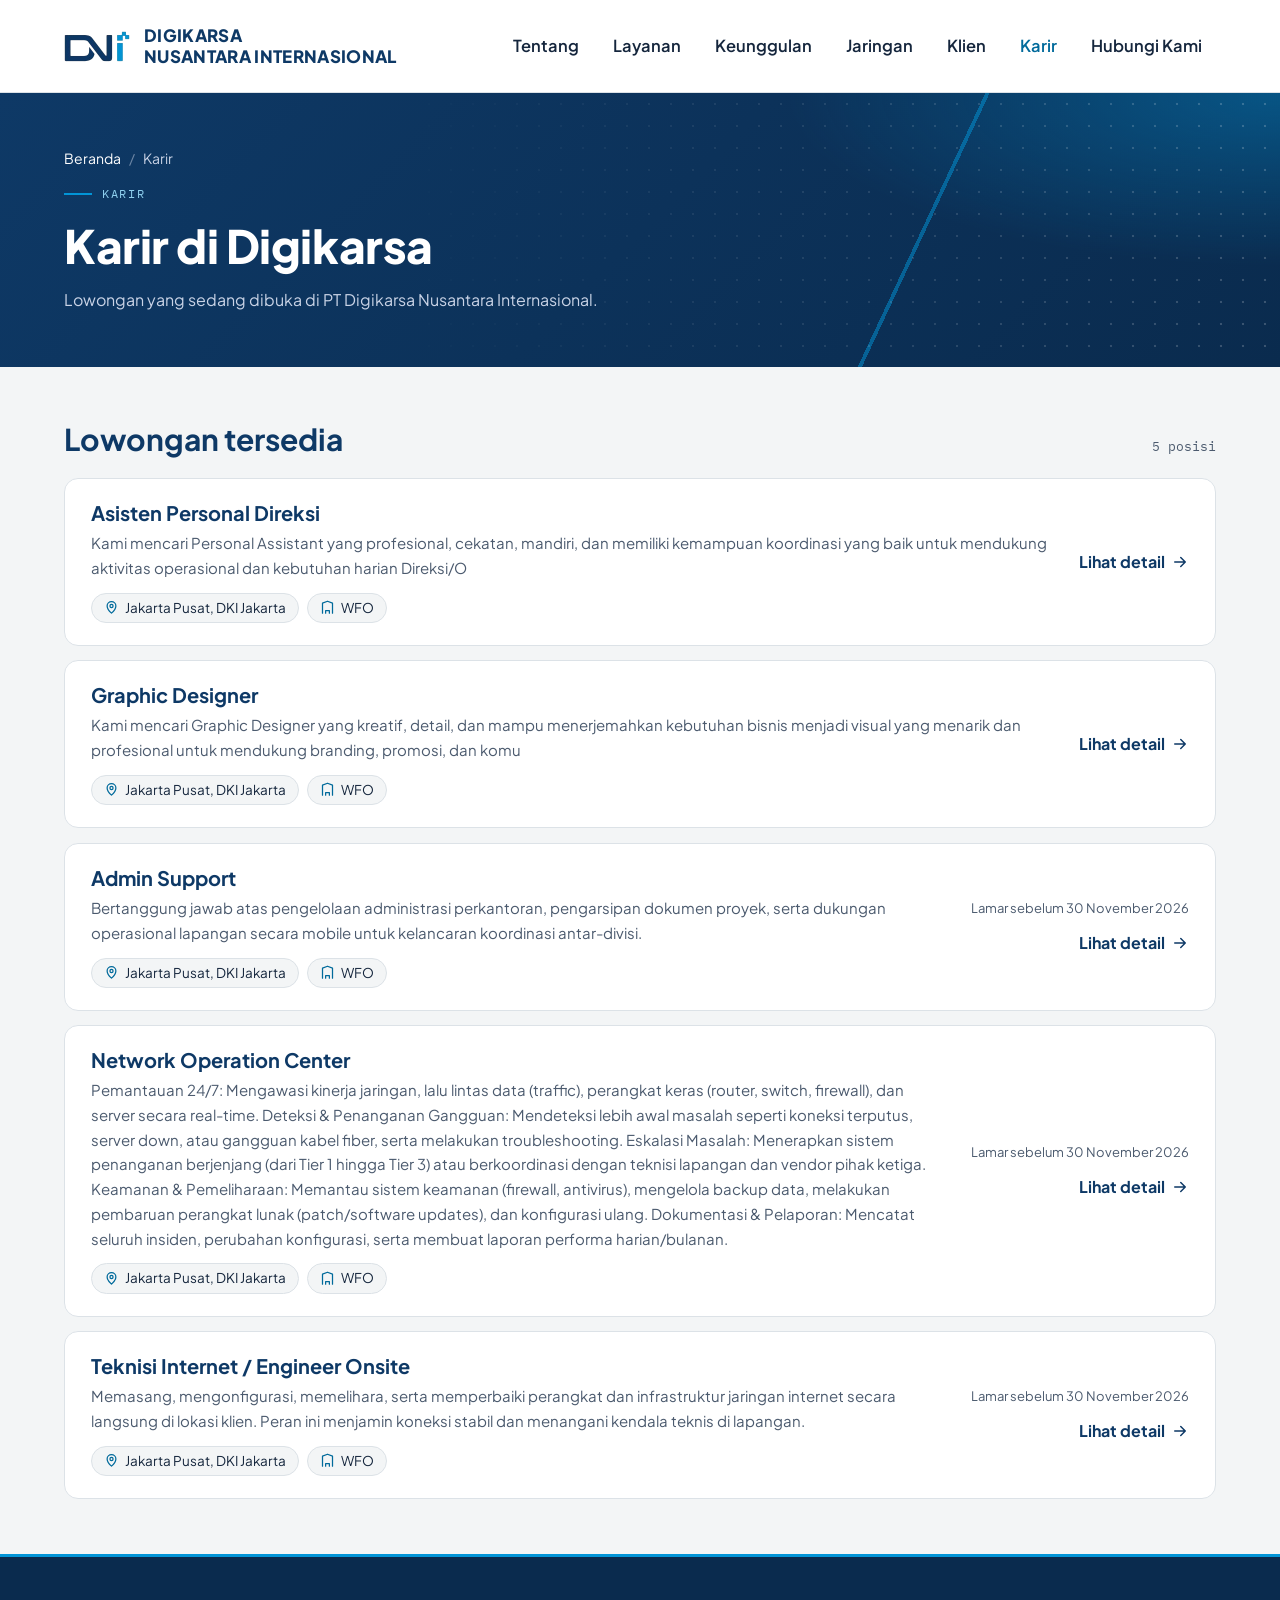
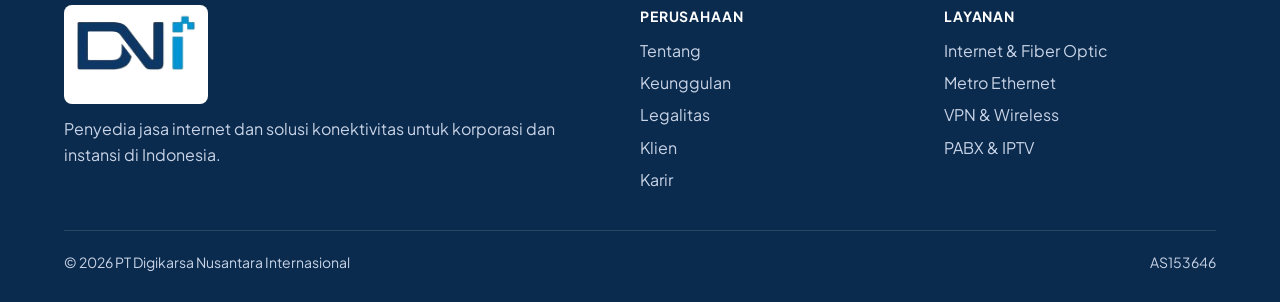
<file: karir/index.html>
<!DOCTYPE html>
<html lang="id">
<head>
<meta charset="utf-8">
<meta name="viewport" content="width=device-width, initial-scale=1, viewport-fit=cover">
<title>Karir | PT Digikarsa Nusantara Internasional</title>
<meta name="description" content="5 lowongan terbuka di PT Digikarsa Nusantara Internasional: Asisten Personal Direksi, Graphic Designer, Admin Support, dan lainnya.">
<link rel="canonical" href="https://www.digikarsa.co.id/karir/">
<meta name="robots" content="index, follow">
<link rel="preconnect" href="https://fonts.googleapis.com">
<link rel="preconnect" href="https://fonts.gstatic.com" crossorigin>
<link rel="stylesheet" href="https://fonts.googleapis.com/css2?family=IBM+Plex+Mono:wght@500;600&amp;family=Plus+Jakarta+Sans:wght@400;500;600;700;800&amp;display=swap">
<link rel="stylesheet" href="/assets/css/style.css">
<link rel="stylesheet" href="/assets/css/karir.css">
<script src="/assets/js/main.js" defer></script>

<!-- Favicon (samakan dengan index.html, path diawali "/" karena halaman ada di folder /karir/) -->
<link rel="icon" type="image/png" href="/assets/img/favicon/favicon-96x96.png" sizes="96x96">
<link rel="icon" type="image/svg+xml" href="/assets/img/favicon/favicon.svg">
<link rel="shortcut icon" href="/favicon.ico">
<link rel="apple-touch-icon" sizes="180x180" href="/assets/img/favicon/apple-touch-icon.png">
<meta name="theme-color" content="#0e3966">

<!-- Open Graph -->
<meta property="og:type" content="website">
<meta property="og:site_name" content="Digikarsa Nusantara Internasional">
<meta property="og:title" content="Karir | PT Digikarsa Nusantara Internasional">
<meta property="og:description" content="5 lowongan terbuka di PT Digikarsa Nusantara Internasional: Asisten Personal Direksi, Graphic Designer, Admin Support, dan lainnya.">
<meta property="og:url" content="https://www.digikarsa.co.id/karir/">
<meta property="og:image" content="https://www.digikarsa.co.id/assets/img/og-image.jpg">
<meta property="og:locale" content="id_ID">
<meta name="twitter:card" content="summary_large_image">

</head>
<body class="page-karir">

<header class="site-header">
  <div class="wrap">
    <a class="brand" href="/" aria-label="Digikarsa Nusantara Internasional, ke beranda">
      <img src="/assets/img/dni.png" alt="Logo DNI">
      <span>DIGIKARSA<br>NUSANTARA INTERNASIONAL</span>
    </a>
    <button class="nav-toggle" type="button" aria-label="Buka menu" aria-expanded="false" aria-controls="menu-utama">
      <svg class="icon-open" viewBox="0 0 24 24" fill="none" stroke="currentColor" stroke-width="2" stroke-linecap="round" aria-hidden="true"><path d="M4 7h16M4 12h16M4 17h16"/></svg>
      <svg class="icon-close" viewBox="0 0 24 24" fill="none" stroke="currentColor" stroke-width="2" stroke-linecap="round" aria-hidden="true"><path d="M6 6l12 12M18 6 6 18"/></svg>
    </button>
    <nav class="nav" id="menu-utama" aria-label="Navigasi utama">
      <a href="/#tentang">Tentang</a>
      <a href="/#layanan">Layanan</a>
      <a href="/#keunggulan">Keunggulan</a>
      <a href="/#jaringan">Jaringan</a>
      <a href="/#klien">Klien</a>
      <a href="/karir/" aria-current="page">Karir</a>
      <a href="/#kontak">Hubungi Kami</a>
    </nav>
  </div>
</header>

<main>

  <section class="page-hero">
    <div class="wrap">
      <nav class="breadcrumb" aria-label="Breadcrumb"><a href="/">Beranda</a><span aria-hidden="true">/</span><span aria-current="page">Karir</span></nav>
      <p class="eyebrow">Karir</p>
      <h1>Karir di Digikarsa</h1>
      <p>Lowongan yang sedang dibuka di PT Digikarsa Nusantara Internasional.</p>
    </div>
  </section>

  <section class="section">
    <div class="wrap">
      <div class="jobs__head">
        <h2>Lowongan tersedia</h2>
        <span class="jobs__count">5 posisi</span>
      </div>
      <ul class="job-list" data-aos-stagger="fade-up">
      <li>
        <a class="job-card" href="/karir/pa.html">
          <div class="job-card__main">
            
            <h3>Asisten Personal Direksi</h3>
            <p>Kami mencari Personal Assistant yang profesional, cekatan, mandiri, dan memiliki kemampuan koordinasi yang baik untuk mendukung aktivitas operasional dan kebutuhan harian Direksi/O</p>
            <ul class="chips"><li><svg viewBox="0 0 24 24" fill="none" stroke="currentColor" stroke-width="2" stroke-linecap="round" stroke-linejoin="round" aria-hidden="true"><path d="M12 21s-7-6.2-7-11.5a7 7 0 0 1 14 0C19 14.8 12 21 12 21z"/><circle cx="12" cy="9.5" r="2.5"/></svg>Jakarta Pusat, DKI Jakarta</li><li><svg viewBox="0 0 24 24" fill="none" stroke="currentColor" stroke-width="2" stroke-linecap="round" stroke-linejoin="round" aria-hidden="true"><path d="M4 21V5l8-3 8 3v16M9 21v-4h6v4"/></svg>WFO</li></ul>
          </div>
          <div class="job-card__side">
            
            <span class="job-card__cta">Lihat detail <svg viewBox="0 0 24 24" fill="none" stroke="currentColor" stroke-width="2" stroke-linecap="round" stroke-linejoin="round" aria-hidden="true"><path d="M5 12h14M13 6l6 6-6 6"/></svg></span>
          </div>
        </a>
      </li>
      <li>
        <a class="job-card" href="/karir/gd.html">
          <div class="job-card__main">
            
            <h3>Graphic Designer</h3>
            <p>Kami mencari Graphic Designer yang kreatif, detail, dan mampu menerjemahkan kebutuhan bisnis menjadi visual yang menarik dan profesional untuk mendukung branding, promosi, dan komu</p>
            <ul class="chips"><li><svg viewBox="0 0 24 24" fill="none" stroke="currentColor" stroke-width="2" stroke-linecap="round" stroke-linejoin="round" aria-hidden="true"><path d="M12 21s-7-6.2-7-11.5a7 7 0 0 1 14 0C19 14.8 12 21 12 21z"/><circle cx="12" cy="9.5" r="2.5"/></svg>Jakarta Pusat, DKI Jakarta</li><li><svg viewBox="0 0 24 24" fill="none" stroke="currentColor" stroke-width="2" stroke-linecap="round" stroke-linejoin="round" aria-hidden="true"><path d="M4 21V5l8-3 8 3v16M9 21v-4h6v4"/></svg>WFO</li></ul>
          </div>
          <div class="job-card__side">
            
            <span class="job-card__cta">Lihat detail <svg viewBox="0 0 24 24" fill="none" stroke="currentColor" stroke-width="2" stroke-linecap="round" stroke-linejoin="round" aria-hidden="true"><path d="M5 12h14M13 6l6 6-6 6"/></svg></span>
          </div>
        </a>
      </li>
      <li>
        <a class="job-card" href="/karir/admin.html">
          <div class="job-card__main">
            
            <h3>Admin Support</h3>
            <p>Bertanggung jawab atas pengelolaan administrasi perkantoran, pengarsipan dokumen proyek, serta dukungan operasional lapangan secara mobile untuk kelancaran koordinasi antar-divisi.</p>
            <ul class="chips"><li><svg viewBox="0 0 24 24" fill="none" stroke="currentColor" stroke-width="2" stroke-linecap="round" stroke-linejoin="round" aria-hidden="true"><path d="M12 21s-7-6.2-7-11.5a7 7 0 0 1 14 0C19 14.8 12 21 12 21z"/><circle cx="12" cy="9.5" r="2.5"/></svg>Jakarta Pusat, DKI Jakarta</li><li><svg viewBox="0 0 24 24" fill="none" stroke="currentColor" stroke-width="2" stroke-linecap="round" stroke-linejoin="round" aria-hidden="true"><path d="M4 21V5l8-3 8 3v16M9 21v-4h6v4"/></svg>WFO</li></ul>
          </div>
          <div class="job-card__side">
            <span class="job-card__deadline">Lamar sebelum 30 November 2026</span>
            <span class="job-card__cta">Lihat detail <svg viewBox="0 0 24 24" fill="none" stroke="currentColor" stroke-width="2" stroke-linecap="round" stroke-linejoin="round" aria-hidden="true"><path d="M5 12h14M13 6l6 6-6 6"/></svg></span>
          </div>
        </a>
      </li>
      <li>
        <a class="job-card" href="/karir/noc-tek-01.html">
          <div class="job-card__main">
            
            <h3>Network Operation Center</h3>
            <p>Pemantauan 24/7: Mengawasi kinerja jaringan, lalu lintas data (traffic), perangkat keras (router, switch, firewall), dan server secara real-time.
Deteksi &amp; Penanganan Gangguan: Mendeteksi lebih awal masalah seperti koneksi terputus, server down, atau gangguan kabel fiber, serta melakukan troubleshooting.
Eskalasi Masalah: Menerapkan sistem penanganan berjenjang (dari Tier 1 hingga Tier 3) atau berkoordinasi dengan teknisi lapangan dan vendor pihak ketiga.
Keamanan &amp; Pemeliharaan: Memantau sistem keamanan (firewall, antivirus), mengelola backup data, melakukan pembaruan perangkat lunak (patch/software updates), dan konfigurasi ulang.
Dokumentasi &amp; Pelaporan: Mencatat seluruh insiden, perubahan konfigurasi, serta membuat laporan performa harian/bulanan.</p>
            <ul class="chips"><li><svg viewBox="0 0 24 24" fill="none" stroke="currentColor" stroke-width="2" stroke-linecap="round" stroke-linejoin="round" aria-hidden="true"><path d="M12 21s-7-6.2-7-11.5a7 7 0 0 1 14 0C19 14.8 12 21 12 21z"/><circle cx="12" cy="9.5" r="2.5"/></svg>Jakarta Pusat, DKI Jakarta</li><li><svg viewBox="0 0 24 24" fill="none" stroke="currentColor" stroke-width="2" stroke-linecap="round" stroke-linejoin="round" aria-hidden="true"><path d="M4 21V5l8-3 8 3v16M9 21v-4h6v4"/></svg>WFO</li></ul>
          </div>
          <div class="job-card__side">
            <span class="job-card__deadline">Lamar sebelum 30 November 2026</span>
            <span class="job-card__cta">Lihat detail <svg viewBox="0 0 24 24" fill="none" stroke="currentColor" stroke-width="2" stroke-linecap="round" stroke-linejoin="round" aria-hidden="true"><path d="M5 12h14M13 6l6 6-6 6"/></svg></span>
          </div>
        </a>
      </li>
      <li>
        <a class="job-card" href="/karir/eos-tek-01.html">
          <div class="job-card__main">
            
            <h3>Teknisi Internet / Engineer Onsite</h3>
            <p>Memasang, mengonfigurasi, memelihara, serta memperbaiki perangkat dan infrastruktur jaringan internet secara langsung di lokasi klien. Peran ini menjamin koneksi stabil dan menangani kendala teknis di lapangan.</p>
            <ul class="chips"><li><svg viewBox="0 0 24 24" fill="none" stroke="currentColor" stroke-width="2" stroke-linecap="round" stroke-linejoin="round" aria-hidden="true"><path d="M12 21s-7-6.2-7-11.5a7 7 0 0 1 14 0C19 14.8 12 21 12 21z"/><circle cx="12" cy="9.5" r="2.5"/></svg>Jakarta Pusat, DKI Jakarta</li><li><svg viewBox="0 0 24 24" fill="none" stroke="currentColor" stroke-width="2" stroke-linecap="round" stroke-linejoin="round" aria-hidden="true"><path d="M4 21V5l8-3 8 3v16M9 21v-4h6v4"/></svg>WFO</li></ul>
          </div>
          <div class="job-card__side">
            <span class="job-card__deadline">Lamar sebelum 30 November 2026</span>
            <span class="job-card__cta">Lihat detail <svg viewBox="0 0 24 24" fill="none" stroke="currentColor" stroke-width="2" stroke-linecap="round" stroke-linejoin="round" aria-hidden="true"><path d="M5 12h14M13 6l6 6-6 6"/></svg></span>
          </div>
        </a>
      </li>
      </ul>
    </div>
  </section>
</main>

<footer class="site-footer">
  <div class="wrap">
    <div class="footer__grid">
      <div class="footer__brand">
        <span class="logo-chip"><img src="/assets/img/dni.png" alt="Logo PT Digikarsa Nusantara Internasional"></span>
        <p>Penyedia jasa internet dan solusi konektivitas untuk korporasi dan instansi di Indonesia.</p>
      </div>
      <div>
        <h4>Perusahaan</h4>
        <ul>
          <li><a href="/#tentang">Tentang</a></li>
          <li><a href="/#keunggulan">Keunggulan</a></li>
          <li><a href="/#legalitas">Legalitas</a></li>
          <li><a href="/#klien">Klien</a></li>
          <li><a href="/karir/">Karir</a></li>
        </ul>
      </div>
      <div>
        <h4>Layanan</h4>
        <ul>
          <li><a href="/#layanan">Internet &amp; Fiber Optic</a></li>
          <li><a href="/#layanan">Metro Ethernet</a></li>
          <li><a href="/#layanan">VPN &amp; Wireless</a></li>
          <li><a href="/#layanan">PABX &amp; IPTV</a></li>
        </ul>
      </div>
    </div>
    <div class="footer__bottom">
      <span>© 2026 PT Digikarsa Nusantara Internasional</span>
      <span>AS153646</span>
    </div>
  </div>
</footer>

</body>
</html>
</file>
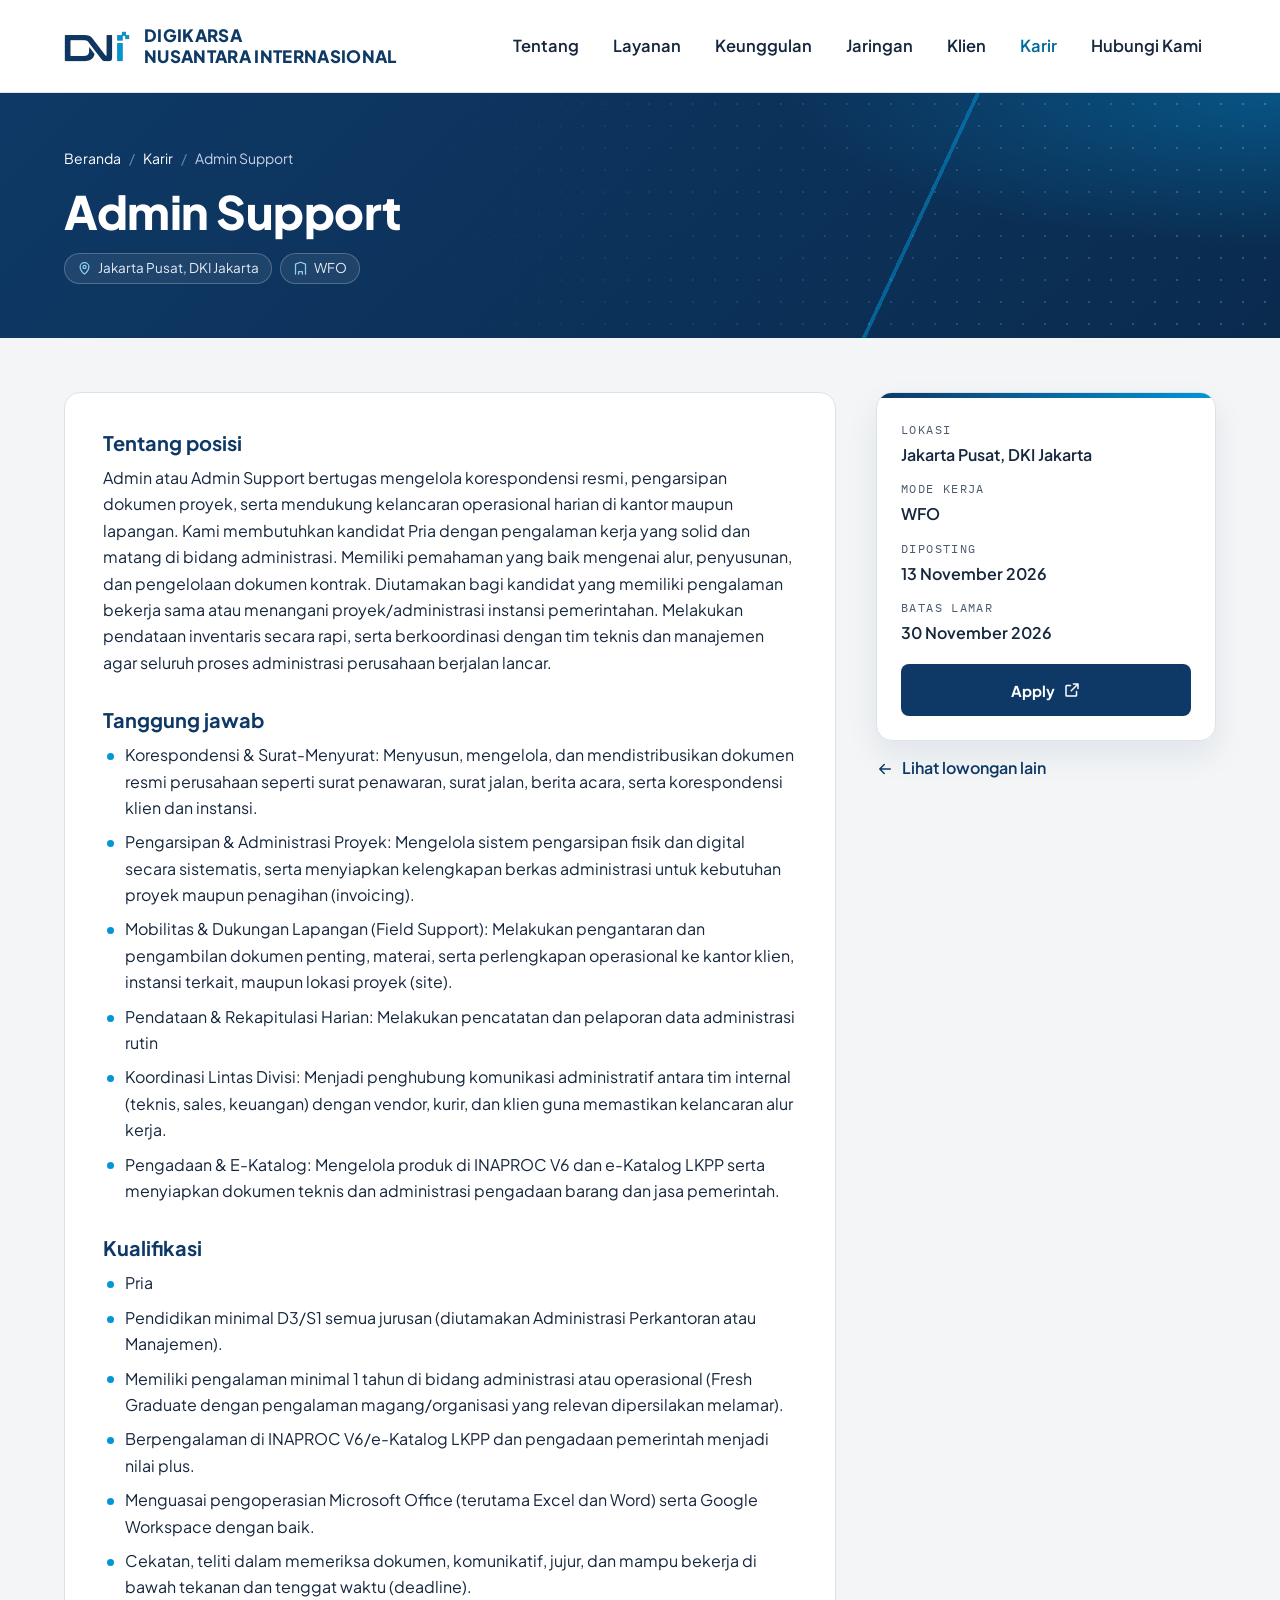
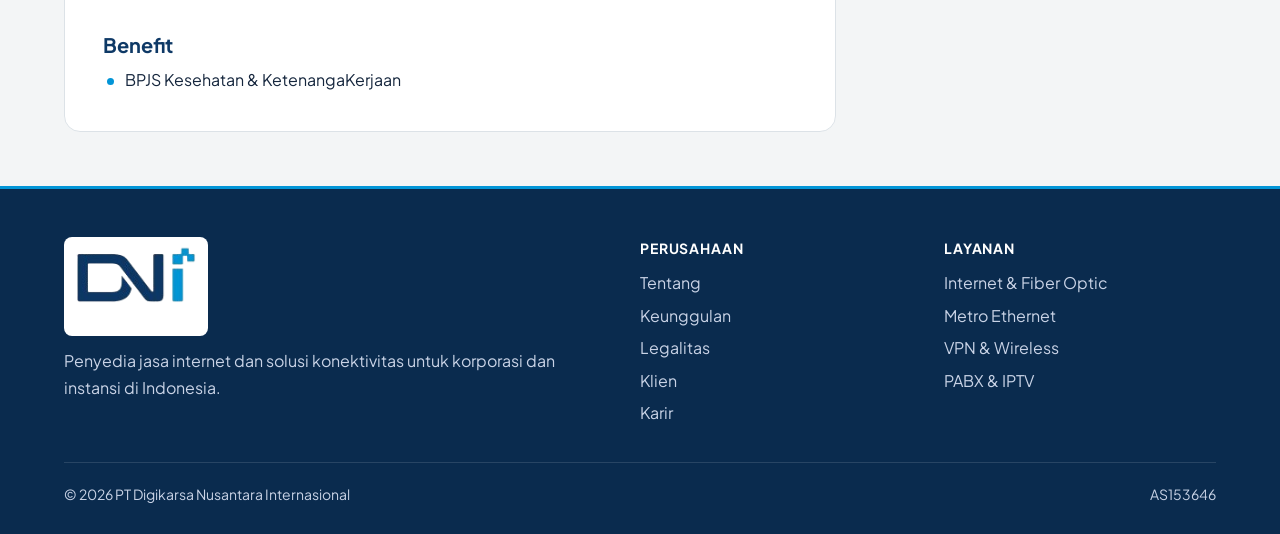
<file: karir/admin.html>
<!DOCTYPE html>
<html lang="id">
<head>
<meta charset="utf-8">
<meta name="viewport" content="width=device-width, initial-scale=1, viewport-fit=cover">
<title>Admin Support – Jakarta Pusat | Karir PT Digikarsa Nusantara Internasional</title>
<meta name="description" content="Bertanggung jawab atas pengelolaan administrasi perkantoran, pengarsipan dokumen proyek, serta dukungan operasional lapangan secara mobile untuk kelancaran koordinasi antar-divisi.">
<link rel="canonical" href="https://www.digikarsa.co.id/karir/admin.html">
<meta name="robots" content="index, follow">
<link rel="preconnect" href="https://fonts.googleapis.com">
<link rel="preconnect" href="https://fonts.gstatic.com" crossorigin>
<link rel="stylesheet" href="https://fonts.googleapis.com/css2?family=IBM+Plex+Mono:wght@500;600&amp;family=Plus+Jakarta+Sans:wght@400;500;600;700;800&amp;display=swap">
<link rel="stylesheet" href="/assets/css/style.css">
<link rel="stylesheet" href="/assets/css/karir.css">
<script src="/assets/js/main.js" defer></script>

<!-- Favicon (samakan dengan index.html, path diawali "/" karena halaman ada di folder /karir/) -->
<link rel="icon" type="image/png" href="/assets/img/favicon/favicon-96x96.png" sizes="96x96">
<link rel="icon" type="image/svg+xml" href="/assets/img/favicon/favicon.svg">
<link rel="shortcut icon" href="/favicon.ico">
<link rel="apple-touch-icon" sizes="180x180" href="/assets/img/favicon/apple-touch-icon.png">
<meta name="theme-color" content="#0e3966">

<!-- Open Graph -->
<meta property="og:type" content="website">
<meta property="og:site_name" content="Digikarsa Nusantara Internasional">
<meta property="og:title" content="Admin Support – Jakarta Pusat | Karir PT Digikarsa Nusantara Internasional">
<meta property="og:description" content="Bertanggung jawab atas pengelolaan administrasi perkantoran, pengarsipan dokumen proyek, serta dukungan operasional lapangan secara mobile untuk kelancaran koordinasi antar-divisi.">
<meta property="og:url" content="https://www.digikarsa.co.id/karir/admin.html">
<meta property="og:image" content="https://www.digikarsa.co.id/assets/img/og-image.jpg">
<meta property="og:locale" content="id_ID">
<meta name="twitter:card" content="summary_large_image">
<script type="application/ld+json">
{
  "@context": "https://schema.org/",
  "@type": "JobPosting",
  "title": "Admin Support",
  "description": "\u003cp>Admin atau Admin Support bertugas mengelola korespondensi resmi, pengarsipan dokumen proyek, serta mendukung kelancaran operasional harian di kantor maupun lapangan. Kami membutuhkan kandidat Pria dengan pengalaman kerja yang solid dan matang di bidang administrasi. Memiliki pemahaman yang baik mengenai alur, penyusunan, dan pengelolaan dokumen kontrak. Diutamakan bagi kandidat yang memiliki pengalaman bekerja sama atau menangani proyek/administrasi instansi pemerintahan. Melakukan pendataan inventaris secara rapi, serta berkoordinasi dengan tim teknis dan manajemen agar seluruh proses administrasi perusahaan berjalan lancar.\u003c/p>\u003cp>\u003cstrong>Tanggung jawab\u003c/strong>\u003c/p>\u003cul>\u003cli>Korespondensi &amp; Surat-Menyurat: Menyusun, mengelola, dan mendistribusikan dokumen resmi perusahaan seperti surat penawaran, surat jalan, berita acara, serta korespondensi klien dan instansi.\u003c/li>\u003cli>Pengarsipan &amp; Administrasi Proyek: Mengelola sistem pengarsipan fisik dan digital secara sistematis, serta menyiapkan kelengkapan berkas administrasi untuk kebutuhan proyek maupun penagihan (invoicing).\u003c/li>\u003cli>Mobilitas &amp; Dukungan Lapangan (Field Support): Melakukan pengantaran dan pengambilan dokumen penting, materai, serta perlengkapan operasional ke kantor klien, instansi terkait, maupun lokasi proyek (site).\u003c/li>\u003cli>Pendataan &amp; Rekapitulasi Harian: Melakukan pencatatan dan pelaporan data administrasi rutin\u003c/li>\u003cli>Koordinasi Lintas Divisi: Menjadi penghubung komunikasi administratif antara tim internal (teknis, sales, keuangan) dengan vendor, kurir, dan klien guna memastikan kelancaran alur kerja.\u003c/li>\u003cli>Pengadaan &amp; E-Katalog: Mengelola produk di INAPROC V6 dan e-Katalog LKPP serta menyiapkan dokumen teknis dan administrasi pengadaan barang dan jasa pemerintah.\u003c/li>\u003c/ul>\u003cp>\u003cstrong>Kualifikasi\u003c/strong>\u003c/p>\u003cul>\u003cli>Pria\u003c/li>\u003cli>Pendidikan minimal D3/S1 semua jurusan (diutamakan Administrasi Perkantoran atau Manajemen).\u003c/li>\u003cli>Memiliki pengalaman minimal 1 tahun di bidang administrasi atau operasional (Fresh Graduate dengan pengalaman magang/organisasi yang relevan dipersilakan melamar).\u003c/li>\u003cli>Berpengalaman di INAPROC V6/e-Katalog LKPP dan pengadaan pemerintah menjadi nilai plus.\u003c/li>\u003cli>Menguasai pengoperasian Microsoft Office (terutama Excel dan Word) serta Google Workspace dengan baik.\u003c/li>\u003cli>Cekatan, teliti dalam memeriksa dokumen, komunikatif, jujur, dan mampu bekerja di bawah tekanan dan tenggat waktu (deadline).\u003c/li>\u003c/ul>\u003cp>\u003cstrong>Benefit\u003c/strong>\u003c/p>\u003cul>\u003cli>BPJS Kesehatan &amp; KetenangaKerjaan\u003c/li>\u003c/ul>",
  "identifier": {
    "@type": "PropertyValue",
    "name": "PT Digikarsa Nusantara Internasional",
    "value": "admin"
  },
  "datePosted": "2026-11-13",
  "hiringOrganization": {
    "@type": "Organization",
    "name": "PT Digikarsa Nusantara Internasional",
    "sameAs": "https://www.digikarsa.co.id",
    "logo": "https://www.digikarsa.co.id/assets/img/logo.png"
  },
  "directApply": false,
  "url": "https://www.digikarsa.co.id/karir/admin.html",
  "validThrough": "2026-11-30T23:59:59+07:00",
  "jobLocation": {
    "@type": "Place",
    "address": {
      "@type": "PostalAddress",
      "addressLocality": "Jakarta Pusat",
      "addressCountry": "ID",
      "addressRegion": "DKI Jakarta"
    }
  }
}
</script>
</head>
<body class="page-karir">

<header class="site-header">
  <div class="wrap">
    <a class="brand" href="/" aria-label="Digikarsa Nusantara Internasional, ke beranda">
      <img src="/assets/img/dni.png" alt="Logo DNI">
      <span>DIGIKARSA<br>NUSANTARA INTERNASIONAL</span>
    </a>
    <button class="nav-toggle" type="button" aria-label="Buka menu" aria-expanded="false" aria-controls="menu-utama">
      <svg class="icon-open" viewBox="0 0 24 24" fill="none" stroke="currentColor" stroke-width="2" stroke-linecap="round" aria-hidden="true"><path d="M4 7h16M4 12h16M4 17h16"/></svg>
      <svg class="icon-close" viewBox="0 0 24 24" fill="none" stroke="currentColor" stroke-width="2" stroke-linecap="round" aria-hidden="true"><path d="M6 6l12 12M18 6 6 18"/></svg>
    </button>
    <nav class="nav" id="menu-utama" aria-label="Navigasi utama">
      <a href="/#tentang">Tentang</a>
      <a href="/#layanan">Layanan</a>
      <a href="/#keunggulan">Keunggulan</a>
      <a href="/#jaringan">Jaringan</a>
      <a href="/#klien">Klien</a>
      <a href="/karir/" aria-current="page">Karir</a>
      <a href="/#kontak">Hubungi Kami</a>
    </nav>
  </div>
</header>

<main>

  <section class="page-hero">
    <div class="wrap">
      <nav class="breadcrumb" aria-label="Breadcrumb"><a href="/">Beranda</a><span aria-hidden="true">/</span><a href="/karir/">Karir</a><span aria-hidden="true">/</span><span aria-current="page">Admin Support</span></nav>
      
      <h1>Admin Support</h1>
      <ul class="chips chips--light"><li><svg viewBox="0 0 24 24" fill="none" stroke="currentColor" stroke-width="2" stroke-linecap="round" stroke-linejoin="round" aria-hidden="true"><path d="M12 21s-7-6.2-7-11.5a7 7 0 0 1 14 0C19 14.8 12 21 12 21z"/><circle cx="12" cy="9.5" r="2.5"/></svg>Jakarta Pusat, DKI Jakarta</li><li><svg viewBox="0 0 24 24" fill="none" stroke="currentColor" stroke-width="2" stroke-linecap="round" stroke-linejoin="round" aria-hidden="true"><path d="M4 21V5l8-3 8 3v16M9 21v-4h6v4"/></svg>WFO</li></ul>
    </div>
  </section>

  <section class="section">
    <div class="wrap job-detail__grid">
      <article class="job-body" data-aos="fade-up">
        <h2>Tentang posisi</h2>
        <p>Admin atau Admin Support bertugas mengelola korespondensi resmi, pengarsipan dokumen proyek, serta mendukung kelancaran operasional harian di kantor maupun lapangan. Kami membutuhkan kandidat Pria dengan pengalaman kerja yang solid dan matang di bidang administrasi. Memiliki pemahaman yang baik mengenai alur, penyusunan, dan pengelolaan dokumen kontrak. Diutamakan bagi kandidat yang memiliki pengalaman bekerja sama atau menangani proyek/administrasi instansi pemerintahan. Melakukan pendataan inventaris secara rapi, serta berkoordinasi dengan tim teknis dan manajemen agar seluruh proses administrasi perusahaan berjalan lancar.</p>
        <h2>Tanggung jawab</h2>
        <ul><li>Korespondensi &amp; Surat-Menyurat: Menyusun, mengelola, dan mendistribusikan dokumen resmi perusahaan seperti surat penawaran, surat jalan, berita acara, serta korespondensi klien dan instansi.</li><li>Pengarsipan &amp; Administrasi Proyek: Mengelola sistem pengarsipan fisik dan digital secara sistematis, serta menyiapkan kelengkapan berkas administrasi untuk kebutuhan proyek maupun penagihan (invoicing).</li><li>Mobilitas &amp; Dukungan Lapangan (Field Support): Melakukan pengantaran dan pengambilan dokumen penting, materai, serta perlengkapan operasional ke kantor klien, instansi terkait, maupun lokasi proyek (site).</li><li>Pendataan &amp; Rekapitulasi Harian: Melakukan pencatatan dan pelaporan data administrasi rutin</li><li>Koordinasi Lintas Divisi: Menjadi penghubung komunikasi administratif antara tim internal (teknis, sales, keuangan) dengan vendor, kurir, dan klien guna memastikan kelancaran alur kerja.</li><li>Pengadaan &amp; E-Katalog: Mengelola produk di INAPROC V6 dan e-Katalog LKPP serta menyiapkan dokumen teknis dan administrasi pengadaan barang dan jasa pemerintah.</li></ul>
        <h2>Kualifikasi</h2>
        <ul><li>Pria</li><li>Pendidikan minimal D3/S1 semua jurusan (diutamakan Administrasi Perkantoran atau Manajemen).</li><li>Memiliki pengalaman minimal 1 tahun di bidang administrasi atau operasional (Fresh Graduate dengan pengalaman magang/organisasi yang relevan dipersilakan melamar).</li><li>Berpengalaman di INAPROC V6/e-Katalog LKPP dan pengadaan pemerintah menjadi nilai plus.</li><li>Menguasai pengoperasian Microsoft Office (terutama Excel dan Word) serta Google Workspace dengan baik.</li><li>Cekatan, teliti dalam memeriksa dokumen, komunikatif, jujur, dan mampu bekerja di bawah tekanan dan tenggat waktu (deadline).</li></ul>
        <h2>Benefit</h2>
        <ul><li>BPJS Kesehatan &amp; KetenangaKerjaan</li></ul>
      </article>

      <aside class="job-aside" data-aos="fade-left">
        <div class="apply-card">
          <dl>
            <div><dt>Lokasi</dt><dd>Jakarta Pusat, DKI Jakarta</dd></div>
            <div><dt>Mode kerja</dt><dd>WFO</dd></div>
            <div><dt>Diposting</dt><dd>13 November 2026</dd></div>
            <div><dt>Batas lamar</dt><dd>30 November 2026</dd></div>
          </dl>
          <a class="btn btn--primary btn--block" href="https://docs.google.com/forms/d/e/1FAIpQLSe3j3JdHMLFz1bRYxMvzQ1Mk8kY0U7sZ_9vW1yXGolXyJtlHg/viewform?usp=publish-editor" target="_blank" rel="noopener">Apply <svg viewBox="0 0 24 24" fill="none" stroke="currentColor" stroke-width="2" stroke-linecap="round" stroke-linejoin="round" aria-hidden="true"><path d="M14 4h6v6M20 4l-9 9M18 14v5a1 1 0 0 1-1 1H5a1 1 0 0 1-1-1V7a1 1 0 0 1 1-1h5"/></svg></a>
        </div>
        <a class="back-link" href="/karir/"><svg viewBox="0 0 24 24" fill="none" stroke="currentColor" stroke-width="2" stroke-linecap="round" stroke-linejoin="round" aria-hidden="true"><path d="M19 12H5M11 18l-6-6 6-6"/></svg>Lihat lowongan lain</a>
      </aside>
    </div>
  </section>
</main>

<footer class="site-footer">
  <div class="wrap">
    <div class="footer__grid">
      <div class="footer__brand">
        <span class="logo-chip"><img src="/assets/img/dni.png" alt="Logo PT Digikarsa Nusantara Internasional"></span>
        <p>Penyedia jasa internet dan solusi konektivitas untuk korporasi dan instansi di Indonesia.</p>
      </div>
      <div>
        <h4>Perusahaan</h4>
        <ul>
          <li><a href="/#tentang">Tentang</a></li>
          <li><a href="/#keunggulan">Keunggulan</a></li>
          <li><a href="/#legalitas">Legalitas</a></li>
          <li><a href="/#klien">Klien</a></li>
          <li><a href="/karir/">Karir</a></li>
        </ul>
      </div>
      <div>
        <h4>Layanan</h4>
        <ul>
          <li><a href="/#layanan">Internet &amp; Fiber Optic</a></li>
          <li><a href="/#layanan">Metro Ethernet</a></li>
          <li><a href="/#layanan">VPN &amp; Wireless</a></li>
          <li><a href="/#layanan">PABX &amp; IPTV</a></li>
        </ul>
      </div>
    </div>
    <div class="footer__bottom">
      <span>© 2026 PT Digikarsa Nusantara Internasional</span>
      <span>AS153646</span>
    </div>
  </div>
</footer>

</body>
</html>
</file>
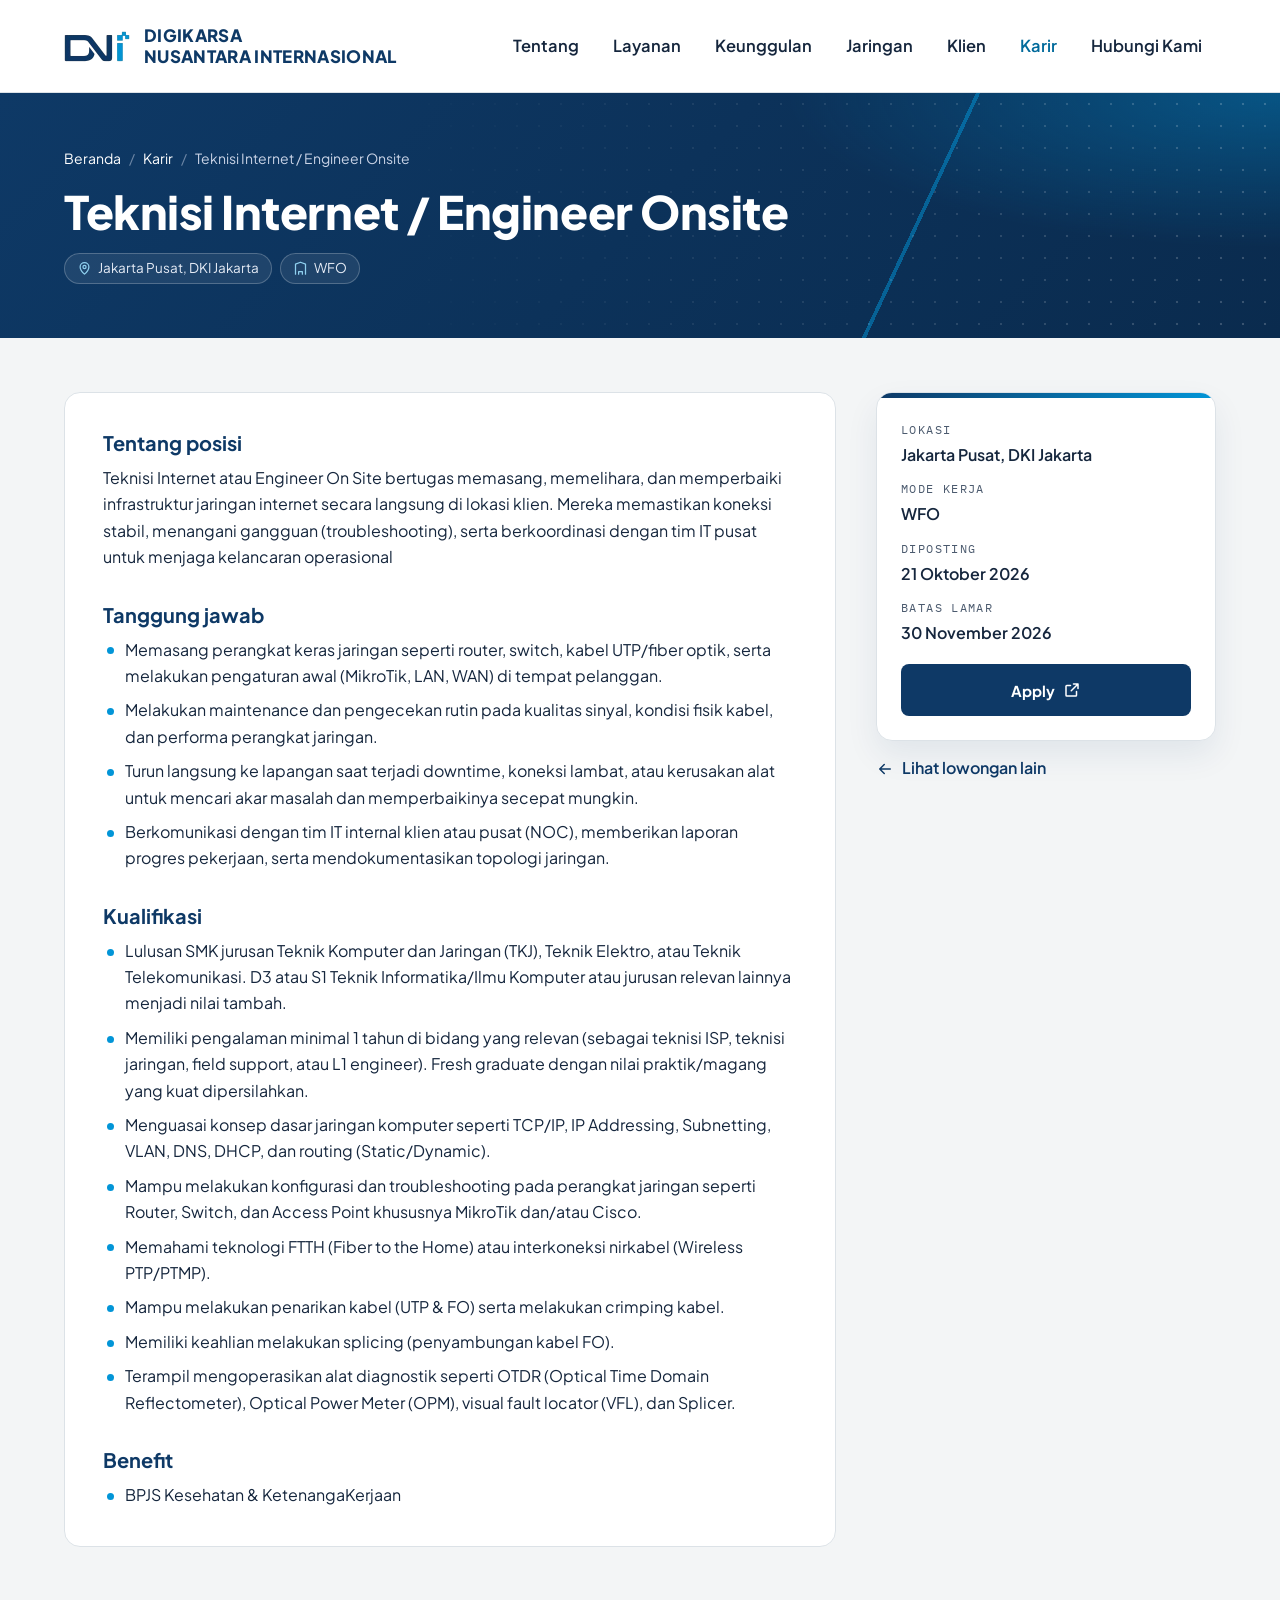
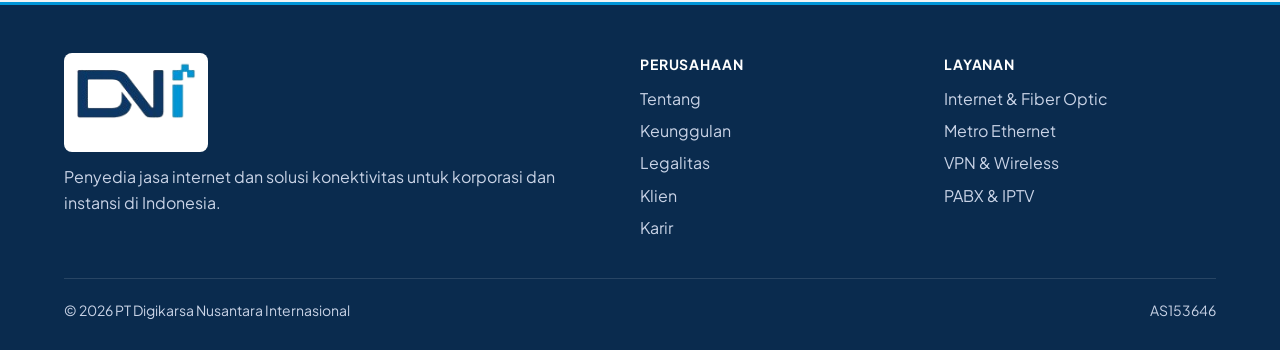
<file: karir/eos-tek-01.html>
<!DOCTYPE html>
<html lang="id">
<head>
<meta charset="utf-8">
<meta name="viewport" content="width=device-width, initial-scale=1, viewport-fit=cover">
<title>Teknisi Internet / Engineer Onsite – Jakarta Pusat | Karir PT Digikarsa Nusantara Internasional</title>
<meta name="description" content="Memasang, mengonfigurasi, memelihara, serta memperbaiki perangkat dan infrastruktur jaringan internet secara langsung di lokasi klien. Peran ini menjamin koneksi stabil dan menangani kendala teknis di lapangan.">
<link rel="canonical" href="https://www.digikarsa.co.id/karir/eos-tek-01.html">
<meta name="robots" content="index, follow">
<link rel="preconnect" href="https://fonts.googleapis.com">
<link rel="preconnect" href="https://fonts.gstatic.com" crossorigin>
<link rel="stylesheet" href="https://fonts.googleapis.com/css2?family=IBM+Plex+Mono:wght@500;600&amp;family=Plus+Jakarta+Sans:wght@400;500;600;700;800&amp;display=swap">
<link rel="stylesheet" href="/assets/css/style.css">
<link rel="stylesheet" href="/assets/css/karir.css">
<script src="/assets/js/main.js" defer></script>

<!-- Favicon (samakan dengan index.html, path diawali "/" karena halaman ada di folder /karir/) -->
<link rel="icon" type="image/png" href="/assets/img/favicon/favicon-96x96.png" sizes="96x96">
<link rel="icon" type="image/svg+xml" href="/assets/img/favicon/favicon.svg">
<link rel="shortcut icon" href="/favicon.ico">
<link rel="apple-touch-icon" sizes="180x180" href="/assets/img/favicon/apple-touch-icon.png">
<meta name="theme-color" content="#0e3966">

<!-- Open Graph -->
<meta property="og:type" content="website">
<meta property="og:site_name" content="Digikarsa Nusantara Internasional">
<meta property="og:title" content="Teknisi Internet / Engineer Onsite – Jakarta Pusat | Karir PT Digikarsa Nusantara Internasional">
<meta property="og:description" content="Memasang, mengonfigurasi, memelihara, serta memperbaiki perangkat dan infrastruktur jaringan internet secara langsung di lokasi klien. Peran ini menjamin koneksi stabil dan menangani kendala teknis di lapangan.">
<meta property="og:url" content="https://www.digikarsa.co.id/karir/eos-tek-01.html">
<meta property="og:image" content="https://www.digikarsa.co.id/assets/img/og-image.jpg">
<meta property="og:locale" content="id_ID">
<meta name="twitter:card" content="summary_large_image">
<script type="application/ld+json">
{
  "@context": "https://schema.org/",
  "@type": "JobPosting",
  "title": "Teknisi Internet / Engineer Onsite",
  "description": "\u003cp>Teknisi Internet atau Engineer On Site bertugas memasang, memelihara, dan memperbaiki infrastruktur jaringan internet secara langsung di lokasi klien. Mereka memastikan koneksi stabil, menangani gangguan (troubleshooting), serta berkoordinasi dengan tim IT pusat untuk menjaga kelancaran operasional\u003c/p>\u003cp>\u003cstrong>Tanggung jawab\u003c/strong>\u003c/p>\u003cul>\u003cli>Memasang perangkat keras jaringan seperti router, switch, kabel UTP/fiber optik, serta melakukan pengaturan awal (MikroTik, LAN, WAN) di tempat pelanggan.\u003c/li>\u003cli>Melakukan maintenance dan pengecekan rutin pada kualitas sinyal, kondisi fisik kabel, dan performa perangkat jaringan.\u003c/li>\u003cli>Turun langsung ke lapangan saat terjadi downtime, koneksi lambat, atau kerusakan alat untuk mencari akar masalah dan memperbaikinya secepat mungkin.\u003c/li>\u003cli>Berkomunikasi dengan tim IT internal klien atau pusat (NOC), memberikan laporan progres pekerjaan, serta mendokumentasikan topologi jaringan.\u003c/li>\u003c/ul>\u003cp>\u003cstrong>Kualifikasi\u003c/strong>\u003c/p>\u003cul>\u003cli>Lulusan SMK jurusan Teknik Komputer dan Jaringan (TKJ), Teknik Elektro, atau Teknik Telekomunikasi. D3 atau S1 Teknik Informatika/Ilmu Komputer atau jurusan relevan lainnya menjadi nilai tambah.\u003c/li>\u003cli>Memiliki pengalaman minimal 1 tahun di bidang yang relevan (sebagai teknisi ISP, teknisi jaringan, field support, atau L1 engineer). Fresh graduate dengan nilai praktik/magang yang kuat dipersilahkan.\u003c/li>\u003cli>Menguasai konsep dasar jaringan komputer seperti TCP/IP, IP Addressing, Subnetting, VLAN, DNS, DHCP, dan routing (Static/Dynamic).\u003c/li>\u003cli>Mampu melakukan konfigurasi dan troubleshooting pada perangkat jaringan seperti Router, Switch, dan Access Point khususnya MikroTik dan/atau Cisco.\u003c/li>\u003cli>Memahami teknologi FTTH (Fiber to the Home) atau interkoneksi nirkabel (Wireless PTP/PTMP).\u003c/li>\u003cli>Mampu melakukan penarikan kabel (UTP &amp; FO) serta melakukan crimping kabel.\u003c/li>\u003cli>Memiliki keahlian melakukan splicing (penyambungan kabel FO).\u003c/li>\u003cli>Terampil mengoperasikan alat diagnostik seperti OTDR (Optical Time Domain Reflectometer), Optical Power Meter (OPM), visual fault locator (VFL), dan Splicer.\u003c/li>\u003c/ul>\u003cp>\u003cstrong>Benefit\u003c/strong>\u003c/p>\u003cul>\u003cli>BPJS Kesehatan &amp; KetenangaKerjaan\u003c/li>\u003c/ul>",
  "identifier": {
    "@type": "PropertyValue",
    "name": "PT Digikarsa Nusantara Internasional",
    "value": "eos-tek-01"
  },
  "datePosted": "2026-10-21",
  "hiringOrganization": {
    "@type": "Organization",
    "name": "PT Digikarsa Nusantara Internasional",
    "sameAs": "https://www.digikarsa.co.id",
    "logo": "https://www.digikarsa.co.id/assets/img/logo.png"
  },
  "directApply": false,
  "url": "https://www.digikarsa.co.id/karir/eos-tek-01.html",
  "validThrough": "2026-11-30T23:59:59+07:00",
  "jobLocation": {
    "@type": "Place",
    "address": {
      "@type": "PostalAddress",
      "addressLocality": "Jakarta Pusat",
      "addressCountry": "ID",
      "addressRegion": "DKI Jakarta"
    }
  }
}
</script>
</head>
<body class="page-karir">

<header class="site-header">
  <div class="wrap">
    <a class="brand" href="/" aria-label="Digikarsa Nusantara Internasional, ke beranda">
      <img src="/assets/img/dni.png" alt="Logo DNI">
      <span>DIGIKARSA<br>NUSANTARA INTERNASIONAL</span>
    </a>
    <button class="nav-toggle" type="button" aria-label="Buka menu" aria-expanded="false" aria-controls="menu-utama">
      <svg class="icon-open" viewBox="0 0 24 24" fill="none" stroke="currentColor" stroke-width="2" stroke-linecap="round" aria-hidden="true"><path d="M4 7h16M4 12h16M4 17h16"/></svg>
      <svg class="icon-close" viewBox="0 0 24 24" fill="none" stroke="currentColor" stroke-width="2" stroke-linecap="round" aria-hidden="true"><path d="M6 6l12 12M18 6 6 18"/></svg>
    </button>
    <nav class="nav" id="menu-utama" aria-label="Navigasi utama">
      <a href="/#tentang">Tentang</a>
      <a href="/#layanan">Layanan</a>
      <a href="/#keunggulan">Keunggulan</a>
      <a href="/#jaringan">Jaringan</a>
      <a href="/#klien">Klien</a>
      <a href="/karir/" aria-current="page">Karir</a>
      <a href="/#kontak">Hubungi Kami</a>
    </nav>
  </div>
</header>

<main>

  <section class="page-hero">
    <div class="wrap">
      <nav class="breadcrumb" aria-label="Breadcrumb"><a href="/">Beranda</a><span aria-hidden="true">/</span><a href="/karir/">Karir</a><span aria-hidden="true">/</span><span aria-current="page">Teknisi Internet / Engineer Onsite</span></nav>
      
      <h1>Teknisi Internet / Engineer Onsite</h1>
      <ul class="chips chips--light"><li><svg viewBox="0 0 24 24" fill="none" stroke="currentColor" stroke-width="2" stroke-linecap="round" stroke-linejoin="round" aria-hidden="true"><path d="M12 21s-7-6.2-7-11.5a7 7 0 0 1 14 0C19 14.8 12 21 12 21z"/><circle cx="12" cy="9.5" r="2.5"/></svg>Jakarta Pusat, DKI Jakarta</li><li><svg viewBox="0 0 24 24" fill="none" stroke="currentColor" stroke-width="2" stroke-linecap="round" stroke-linejoin="round" aria-hidden="true"><path d="M4 21V5l8-3 8 3v16M9 21v-4h6v4"/></svg>WFO</li></ul>
    </div>
  </section>

  <section class="section">
    <div class="wrap job-detail__grid">
      <article class="job-body" data-aos="fade-up">
        <h2>Tentang posisi</h2>
        <p>Teknisi Internet atau Engineer On Site bertugas memasang, memelihara, dan memperbaiki infrastruktur jaringan internet secara langsung di lokasi klien. Mereka memastikan koneksi stabil, menangani gangguan (troubleshooting), serta berkoordinasi dengan tim IT pusat untuk menjaga kelancaran operasional</p>
        <h2>Tanggung jawab</h2>
        <ul><li>Memasang perangkat keras jaringan seperti router, switch, kabel UTP/fiber optik, serta melakukan pengaturan awal (MikroTik, LAN, WAN) di tempat pelanggan.</li><li>Melakukan maintenance dan pengecekan rutin pada kualitas sinyal, kondisi fisik kabel, dan performa perangkat jaringan.</li><li>Turun langsung ke lapangan saat terjadi downtime, koneksi lambat, atau kerusakan alat untuk mencari akar masalah dan memperbaikinya secepat mungkin.</li><li>Berkomunikasi dengan tim IT internal klien atau pusat (NOC), memberikan laporan progres pekerjaan, serta mendokumentasikan topologi jaringan.</li></ul>
        <h2>Kualifikasi</h2>
        <ul><li>Lulusan SMK jurusan Teknik Komputer dan Jaringan (TKJ), Teknik Elektro, atau Teknik Telekomunikasi. D3 atau S1 Teknik Informatika/Ilmu Komputer atau jurusan relevan lainnya menjadi nilai tambah.</li><li>Memiliki pengalaman minimal 1 tahun di bidang yang relevan (sebagai teknisi ISP, teknisi jaringan, field support, atau L1 engineer). Fresh graduate dengan nilai praktik/magang yang kuat dipersilahkan.</li><li>Menguasai konsep dasar jaringan komputer seperti TCP/IP, IP Addressing, Subnetting, VLAN, DNS, DHCP, dan routing (Static/Dynamic).</li><li>Mampu melakukan konfigurasi dan troubleshooting pada perangkat jaringan seperti Router, Switch, dan Access Point khususnya MikroTik dan/atau Cisco.</li><li>Memahami teknologi FTTH (Fiber to the Home) atau interkoneksi nirkabel (Wireless PTP/PTMP).</li><li>Mampu melakukan penarikan kabel (UTP &amp; FO) serta melakukan crimping kabel.</li><li>Memiliki keahlian melakukan splicing (penyambungan kabel FO).</li><li>Terampil mengoperasikan alat diagnostik seperti OTDR (Optical Time Domain Reflectometer), Optical Power Meter (OPM), visual fault locator (VFL), dan Splicer.</li></ul>
        <h2>Benefit</h2>
        <ul><li>BPJS Kesehatan &amp; KetenangaKerjaan</li></ul>
      </article>

      <aside class="job-aside" data-aos="fade-left">
        <div class="apply-card">
          <dl>
            <div><dt>Lokasi</dt><dd>Jakarta Pusat, DKI Jakarta</dd></div>
            <div><dt>Mode kerja</dt><dd>WFO</dd></div>
            <div><dt>Diposting</dt><dd>21 Oktober 2026</dd></div>
            <div><dt>Batas lamar</dt><dd>30 November 2026</dd></div>
          </dl>
          <a class="btn btn--primary btn--block" href="https://forms.gle/3emfzzDCBzyXJWWL6" target="_blank" rel="noopener">Apply <svg viewBox="0 0 24 24" fill="none" stroke="currentColor" stroke-width="2" stroke-linecap="round" stroke-linejoin="round" aria-hidden="true"><path d="M14 4h6v6M20 4l-9 9M18 14v5a1 1 0 0 1-1 1H5a1 1 0 0 1-1-1V7a1 1 0 0 1 1-1h5"/></svg></a>
        </div>
        <a class="back-link" href="/karir/"><svg viewBox="0 0 24 24" fill="none" stroke="currentColor" stroke-width="2" stroke-linecap="round" stroke-linejoin="round" aria-hidden="true"><path d="M19 12H5M11 18l-6-6 6-6"/></svg>Lihat lowongan lain</a>
      </aside>
    </div>
  </section>
</main>

<footer class="site-footer">
  <div class="wrap">
    <div class="footer__grid">
      <div class="footer__brand">
        <span class="logo-chip"><img src="/assets/img/dni.png" alt="Logo PT Digikarsa Nusantara Internasional"></span>
        <p>Penyedia jasa internet dan solusi konektivitas untuk korporasi dan instansi di Indonesia.</p>
      </div>
      <div>
        <h4>Perusahaan</h4>
        <ul>
          <li><a href="/#tentang">Tentang</a></li>
          <li><a href="/#keunggulan">Keunggulan</a></li>
          <li><a href="/#legalitas">Legalitas</a></li>
          <li><a href="/#klien">Klien</a></li>
          <li><a href="/karir/">Karir</a></li>
        </ul>
      </div>
      <div>
        <h4>Layanan</h4>
        <ul>
          <li><a href="/#layanan">Internet &amp; Fiber Optic</a></li>
          <li><a href="/#layanan">Metro Ethernet</a></li>
          <li><a href="/#layanan">VPN &amp; Wireless</a></li>
          <li><a href="/#layanan">PABX &amp; IPTV</a></li>
        </ul>
      </div>
    </div>
    <div class="footer__bottom">
      <span>© 2026 PT Digikarsa Nusantara Internasional</span>
      <span>AS153646</span>
    </div>
  </div>
</footer>

</body>
</html>
</file>
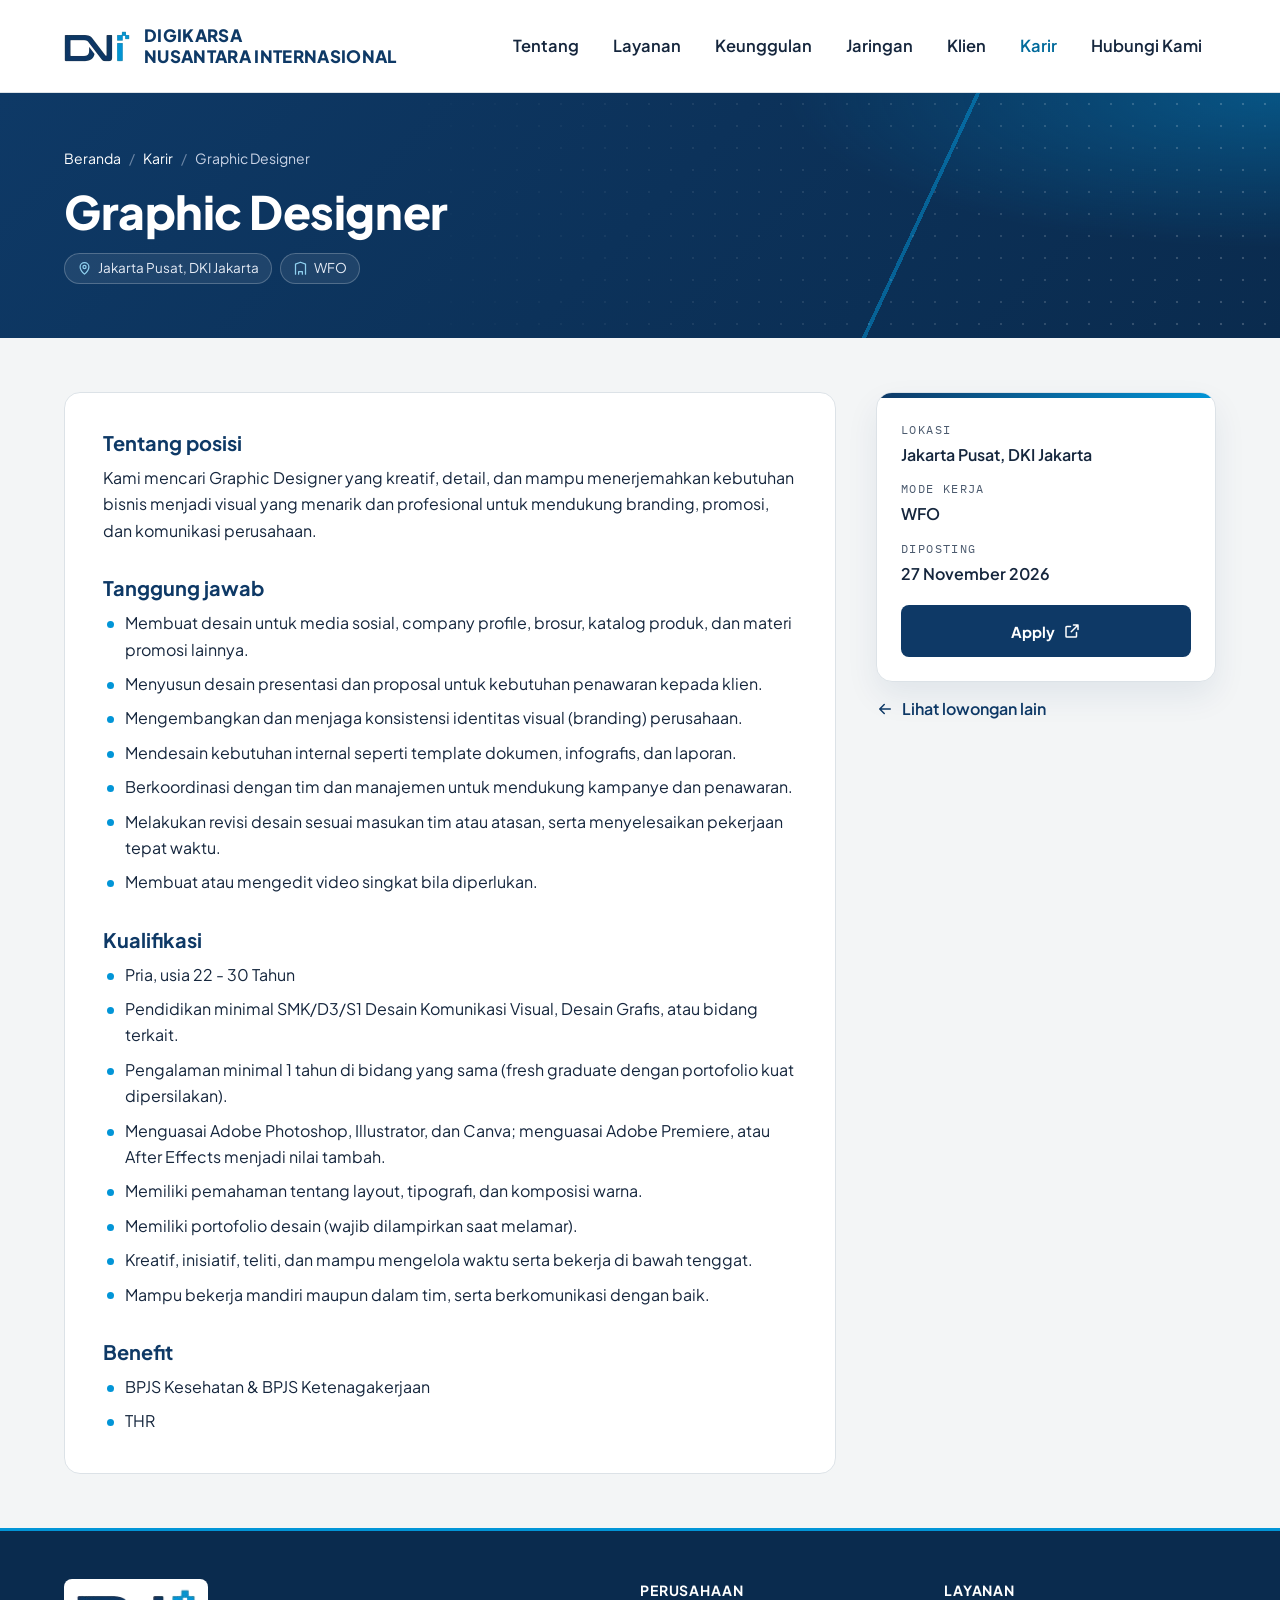
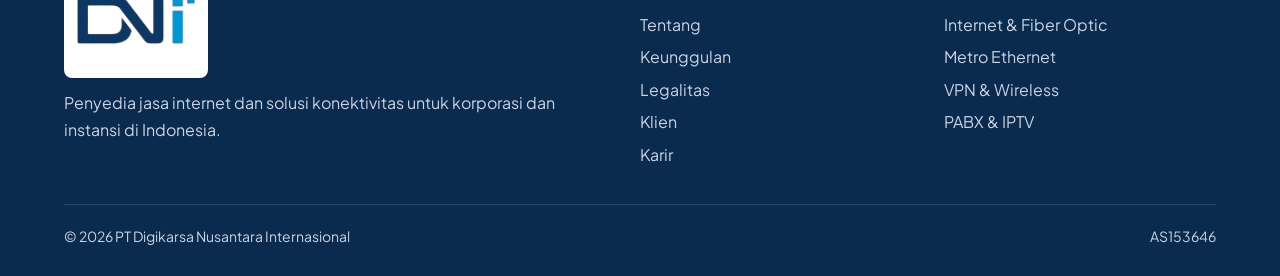
<file: karir/gd.html>
<!DOCTYPE html>
<html lang="id">
<head>
<meta charset="utf-8">
<meta name="viewport" content="width=device-width, initial-scale=1, viewport-fit=cover">
<title>Graphic Designer – Jakarta Pusat | Karir PT Digikarsa Nusantara Internasional</title>
<meta name="description" content="Kami mencari Graphic Designer yang kreatif, detail, dan mampu menerjemahkan kebutuhan bisnis menjadi visual yang menarik dan profesional untuk mendukung branding, promosi, dan komu">
<link rel="canonical" href="https://www.digikarsa.co.id/karir/gd.html">
<meta name="robots" content="index, follow">
<link rel="preconnect" href="https://fonts.googleapis.com">
<link rel="preconnect" href="https://fonts.gstatic.com" crossorigin>
<link rel="stylesheet" href="https://fonts.googleapis.com/css2?family=IBM+Plex+Mono:wght@500;600&amp;family=Plus+Jakarta+Sans:wght@400;500;600;700;800&amp;display=swap">
<link rel="stylesheet" href="/assets/css/style.css">
<link rel="stylesheet" href="/assets/css/karir.css">
<script src="/assets/js/main.js" defer></script>

<!-- Favicon (samakan dengan index.html, path diawali "/" karena halaman ada di folder /karir/) -->
<link rel="icon" type="image/png" href="/assets/img/favicon/favicon-96x96.png" sizes="96x96">
<link rel="icon" type="image/svg+xml" href="/assets/img/favicon/favicon.svg">
<link rel="shortcut icon" href="/favicon.ico">
<link rel="apple-touch-icon" sizes="180x180" href="/assets/img/favicon/apple-touch-icon.png">
<meta name="theme-color" content="#0e3966">

<!-- Open Graph -->
<meta property="og:type" content="website">
<meta property="og:site_name" content="Digikarsa Nusantara Internasional">
<meta property="og:title" content="Graphic Designer – Jakarta Pusat | Karir PT Digikarsa Nusantara Internasional">
<meta property="og:description" content="Kami mencari Graphic Designer yang kreatif, detail, dan mampu menerjemahkan kebutuhan bisnis menjadi visual yang menarik dan profesional untuk mendukung branding, promosi, dan komu">
<meta property="og:url" content="https://www.digikarsa.co.id/karir/gd.html">
<meta property="og:image" content="https://www.digikarsa.co.id/assets/img/og-image.jpg">
<meta property="og:locale" content="id_ID">
<meta name="twitter:card" content="summary_large_image">
<script type="application/ld+json">
{
  "@context": "https://schema.org/",
  "@type": "JobPosting",
  "title": "Graphic Designer",
  "description": "\u003cp>Kami mencari Graphic Designer yang kreatif, detail, dan mampu menerjemahkan kebutuhan bisnis menjadi visual yang menarik dan profesional untuk mendukung branding, promosi, dan komunikasi perusahaan.\u003c/p>\u003cp>\u003cstrong>Tanggung jawab\u003c/strong>\u003c/p>\u003cul>\u003cli>Membuat desain untuk media sosial, company profile, brosur, katalog produk, dan materi promosi lainnya.\u003c/li>\u003cli>Menyusun desain presentasi dan proposal untuk kebutuhan penawaran kepada klien.\u003c/li>\u003cli>Mengembangkan dan menjaga konsistensi identitas visual (branding) perusahaan.\u003c/li>\u003cli>Mendesain kebutuhan internal seperti template dokumen, infografis, dan laporan.\u003c/li>\u003cli>Berkoordinasi dengan tim dan manajemen untuk mendukung kampanye dan penawaran.\u003c/li>\u003cli>Melakukan revisi desain sesuai masukan tim atau atasan, serta menyelesaikan pekerjaan tepat waktu.\u003c/li>\u003cli>Membuat atau mengedit video singkat bila diperlukan.\u003c/li>\u003c/ul>\u003cp>\u003cstrong>Kualifikasi\u003c/strong>\u003c/p>\u003cul>\u003cli>Pria, usia 22 - 30 Tahun\u003c/li>\u003cli>Pendidikan minimal SMK/D3/S1 Desain Komunikasi Visual, Desain Grafis, atau bidang terkait.\u003c/li>\u003cli>Pengalaman minimal 1 tahun di bidang yang sama (fresh graduate dengan portofolio kuat dipersilakan).\u003c/li>\u003cli>Menguasai Adobe Photoshop, Illustrator, dan Canva; menguasai Adobe Premiere, atau After Effects menjadi nilai tambah.\u003c/li>\u003cli>Memiliki pemahaman tentang layout, tipografi, dan komposisi warna.\u003c/li>\u003cli>Memiliki portofolio desain (wajib dilampirkan saat melamar).\u003c/li>\u003cli>Kreatif, inisiatif, teliti, dan mampu mengelola waktu serta bekerja di bawah tenggat.\u003c/li>\u003cli>Mampu bekerja mandiri maupun dalam tim, serta berkomunikasi dengan baik.\u003c/li>\u003c/ul>\u003cp>\u003cstrong>Benefit\u003c/strong>\u003c/p>\u003cul>\u003cli>BPJS Kesehatan &amp; BPJS Ketenagakerjaan\u003c/li>\u003cli>THR\u003c/li>\u003c/ul>",
  "identifier": {
    "@type": "PropertyValue",
    "name": "PT Digikarsa Nusantara Internasional",
    "value": "gd"
  },
  "datePosted": "2026-11-27",
  "hiringOrganization": {
    "@type": "Organization",
    "name": "PT Digikarsa Nusantara Internasional",
    "sameAs": "https://www.digikarsa.co.id",
    "logo": "https://www.digikarsa.co.id/assets/img/logo.png"
  },
  "directApply": false,
  "url": "https://www.digikarsa.co.id/karir/gd.html",
  "jobLocation": {
    "@type": "Place",
    "address": {
      "@type": "PostalAddress",
      "addressLocality": "Jakarta Pusat",
      "addressCountry": "ID",
      "addressRegion": "DKI Jakarta"
    }
  }
}
</script>
</head>
<body class="page-karir">

<header class="site-header">
  <div class="wrap">
    <a class="brand" href="/" aria-label="Digikarsa Nusantara Internasional, ke beranda">
      <img src="/assets/img/dni.png" alt="Logo DNI">
      <span>DIGIKARSA<br>NUSANTARA INTERNASIONAL</span>
    </a>
    <button class="nav-toggle" type="button" aria-label="Buka menu" aria-expanded="false" aria-controls="menu-utama">
      <svg class="icon-open" viewBox="0 0 24 24" fill="none" stroke="currentColor" stroke-width="2" stroke-linecap="round" aria-hidden="true"><path d="M4 7h16M4 12h16M4 17h16"/></svg>
      <svg class="icon-close" viewBox="0 0 24 24" fill="none" stroke="currentColor" stroke-width="2" stroke-linecap="round" aria-hidden="true"><path d="M6 6l12 12M18 6 6 18"/></svg>
    </button>
    <nav class="nav" id="menu-utama" aria-label="Navigasi utama">
      <a href="/#tentang">Tentang</a>
      <a href="/#layanan">Layanan</a>
      <a href="/#keunggulan">Keunggulan</a>
      <a href="/#jaringan">Jaringan</a>
      <a href="/#klien">Klien</a>
      <a href="/karir/" aria-current="page">Karir</a>
      <a href="/#kontak">Hubungi Kami</a>
    </nav>
  </div>
</header>

<main>

  <section class="page-hero">
    <div class="wrap">
      <nav class="breadcrumb" aria-label="Breadcrumb"><a href="/">Beranda</a><span aria-hidden="true">/</span><a href="/karir/">Karir</a><span aria-hidden="true">/</span><span aria-current="page">Graphic Designer</span></nav>
      
      <h1>Graphic Designer</h1>
      <ul class="chips chips--light"><li><svg viewBox="0 0 24 24" fill="none" stroke="currentColor" stroke-width="2" stroke-linecap="round" stroke-linejoin="round" aria-hidden="true"><path d="M12 21s-7-6.2-7-11.5a7 7 0 0 1 14 0C19 14.8 12 21 12 21z"/><circle cx="12" cy="9.5" r="2.5"/></svg>Jakarta Pusat, DKI Jakarta</li><li><svg viewBox="0 0 24 24" fill="none" stroke="currentColor" stroke-width="2" stroke-linecap="round" stroke-linejoin="round" aria-hidden="true"><path d="M4 21V5l8-3 8 3v16M9 21v-4h6v4"/></svg>WFO</li></ul>
    </div>
  </section>

  <section class="section">
    <div class="wrap job-detail__grid">
      <article class="job-body" data-aos="fade-up">
        <h2>Tentang posisi</h2>
        <p>Kami mencari Graphic Designer yang kreatif, detail, dan mampu menerjemahkan kebutuhan bisnis menjadi visual yang menarik dan profesional untuk mendukung branding, promosi, dan komunikasi perusahaan.</p>
        <h2>Tanggung jawab</h2>
        <ul><li>Membuat desain untuk media sosial, company profile, brosur, katalog produk, dan materi promosi lainnya.</li><li>Menyusun desain presentasi dan proposal untuk kebutuhan penawaran kepada klien.</li><li>Mengembangkan dan menjaga konsistensi identitas visual (branding) perusahaan.</li><li>Mendesain kebutuhan internal seperti template dokumen, infografis, dan laporan.</li><li>Berkoordinasi dengan tim dan manajemen untuk mendukung kampanye dan penawaran.</li><li>Melakukan revisi desain sesuai masukan tim atau atasan, serta menyelesaikan pekerjaan tepat waktu.</li><li>Membuat atau mengedit video singkat bila diperlukan.</li></ul>
        <h2>Kualifikasi</h2>
        <ul><li>Pria, usia 22 - 30 Tahun</li><li>Pendidikan minimal SMK/D3/S1 Desain Komunikasi Visual, Desain Grafis, atau bidang terkait.</li><li>Pengalaman minimal 1 tahun di bidang yang sama (fresh graduate dengan portofolio kuat dipersilakan).</li><li>Menguasai Adobe Photoshop, Illustrator, dan Canva; menguasai Adobe Premiere, atau After Effects menjadi nilai tambah.</li><li>Memiliki pemahaman tentang layout, tipografi, dan komposisi warna.</li><li>Memiliki portofolio desain (wajib dilampirkan saat melamar).</li><li>Kreatif, inisiatif, teliti, dan mampu mengelola waktu serta bekerja di bawah tenggat.</li><li>Mampu bekerja mandiri maupun dalam tim, serta berkomunikasi dengan baik.</li></ul>
        <h2>Benefit</h2>
        <ul><li>BPJS Kesehatan &amp; BPJS Ketenagakerjaan</li><li>THR</li></ul>
      </article>

      <aside class="job-aside" data-aos="fade-left">
        <div class="apply-card">
          <dl>
            <div><dt>Lokasi</dt><dd>Jakarta Pusat, DKI Jakarta</dd></div>
            <div><dt>Mode kerja</dt><dd>WFO</dd></div>
            <div><dt>Diposting</dt><dd>27 November 2026</dd></div>
          </dl>
          <a class="btn btn--primary btn--block" href="https://forms.gle/7RmV5teCPxFCPhMV7" target="_blank" rel="noopener">Apply <svg viewBox="0 0 24 24" fill="none" stroke="currentColor" stroke-width="2" stroke-linecap="round" stroke-linejoin="round" aria-hidden="true"><path d="M14 4h6v6M20 4l-9 9M18 14v5a1 1 0 0 1-1 1H5a1 1 0 0 1-1-1V7a1 1 0 0 1 1-1h5"/></svg></a>
        </div>
        <a class="back-link" href="/karir/"><svg viewBox="0 0 24 24" fill="none" stroke="currentColor" stroke-width="2" stroke-linecap="round" stroke-linejoin="round" aria-hidden="true"><path d="M19 12H5M11 18l-6-6 6-6"/></svg>Lihat lowongan lain</a>
      </aside>
    </div>
  </section>
</main>

<footer class="site-footer">
  <div class="wrap">
    <div class="footer__grid">
      <div class="footer__brand">
        <span class="logo-chip"><img src="/assets/img/dni.png" alt="Logo PT Digikarsa Nusantara Internasional"></span>
        <p>Penyedia jasa internet dan solusi konektivitas untuk korporasi dan instansi di Indonesia.</p>
      </div>
      <div>
        <h4>Perusahaan</h4>
        <ul>
          <li><a href="/#tentang">Tentang</a></li>
          <li><a href="/#keunggulan">Keunggulan</a></li>
          <li><a href="/#legalitas">Legalitas</a></li>
          <li><a href="/#klien">Klien</a></li>
          <li><a href="/karir/">Karir</a></li>
        </ul>
      </div>
      <div>
        <h4>Layanan</h4>
        <ul>
          <li><a href="/#layanan">Internet &amp; Fiber Optic</a></li>
          <li><a href="/#layanan">Metro Ethernet</a></li>
          <li><a href="/#layanan">VPN &amp; Wireless</a></li>
          <li><a href="/#layanan">PABX &amp; IPTV</a></li>
        </ul>
      </div>
    </div>
    <div class="footer__bottom">
      <span>© 2026 PT Digikarsa Nusantara Internasional</span>
      <span>AS153646</span>
    </div>
  </div>
</footer>

</body>
</html>
</file>
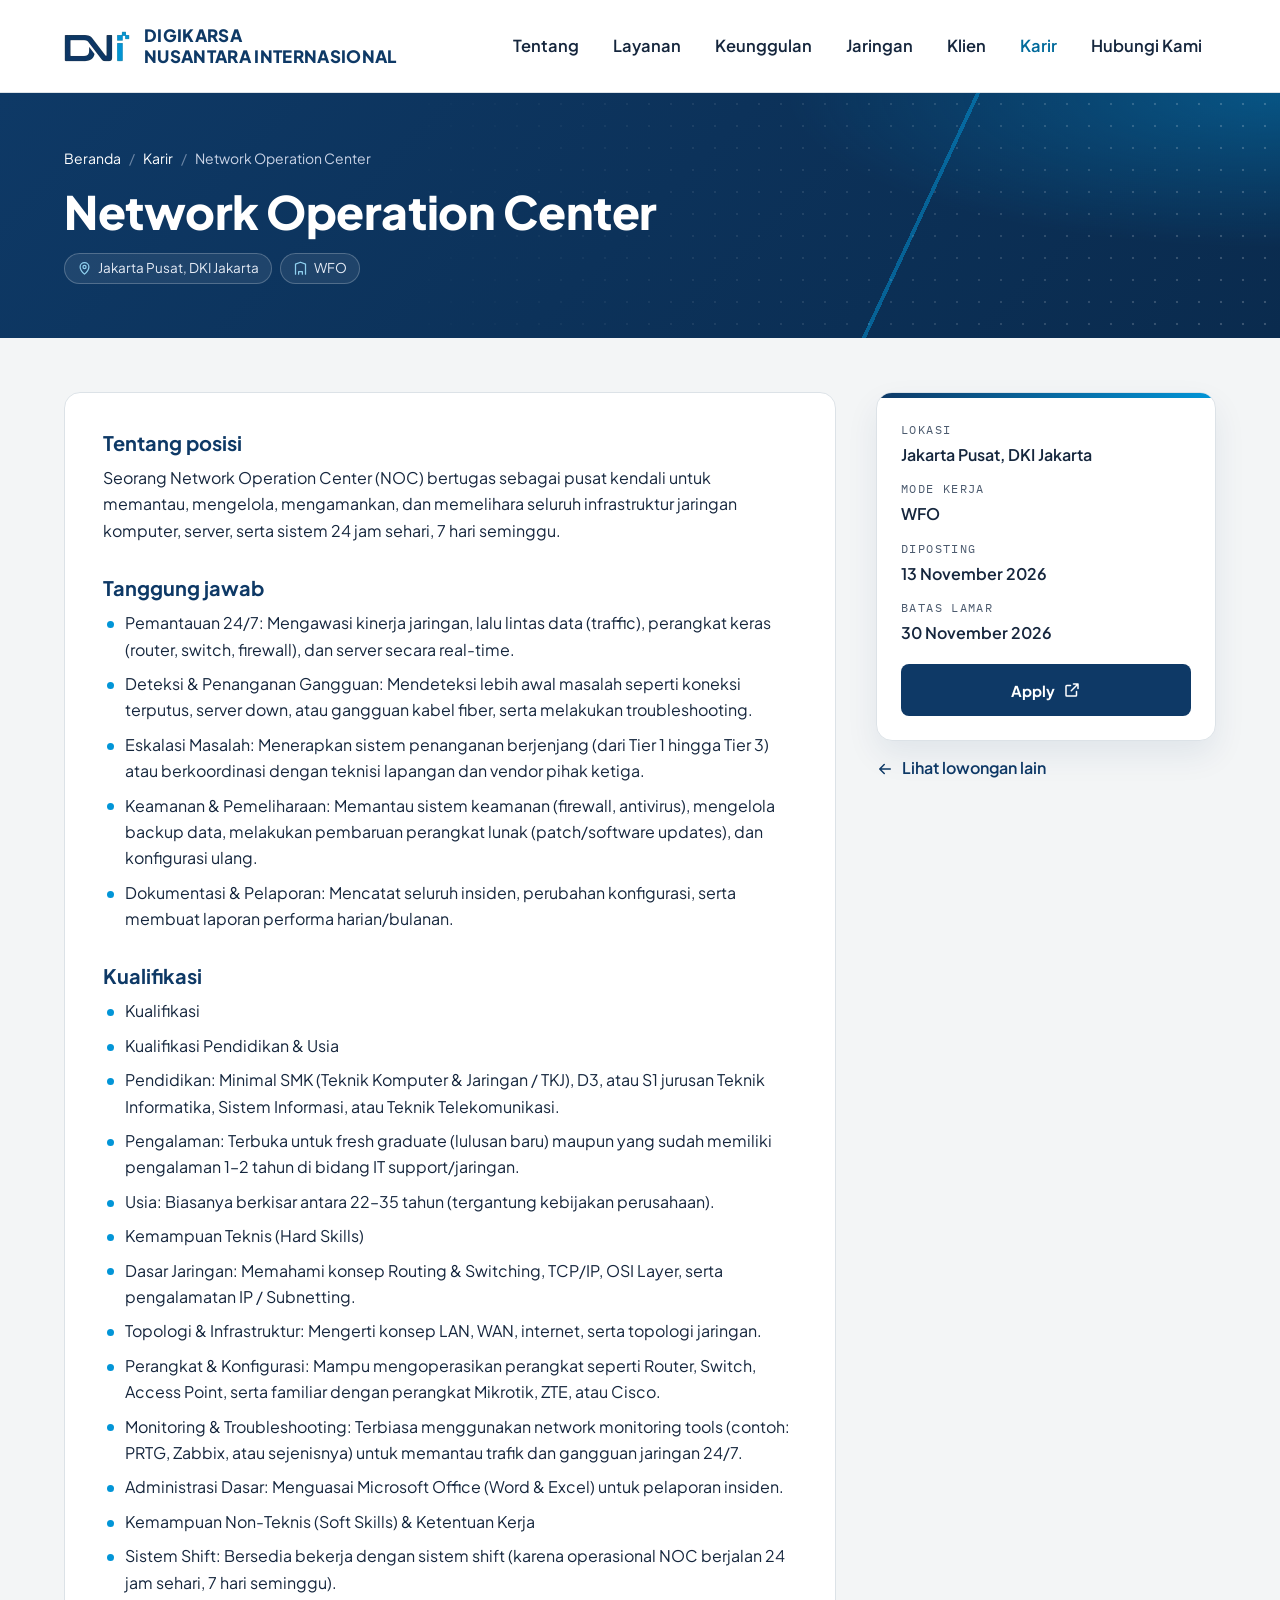
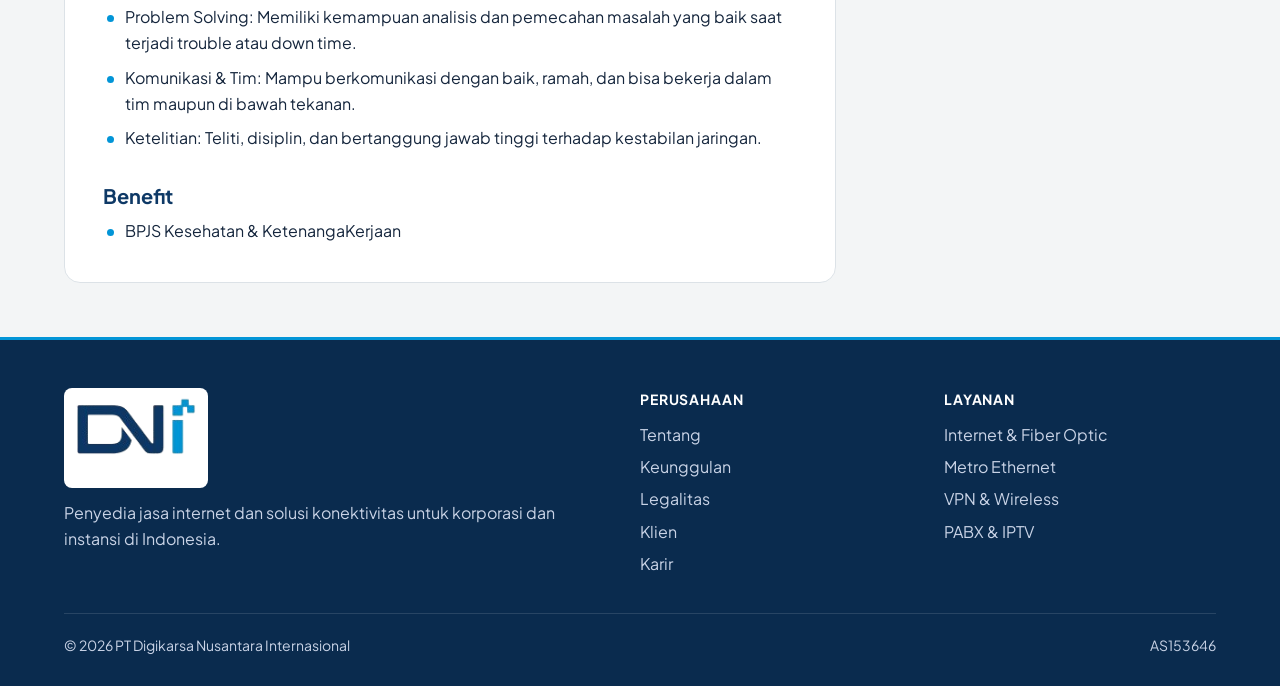
<file: karir/noc-tek-01.html>
<!DOCTYPE html>
<html lang="id">
<head>
<meta charset="utf-8">
<meta name="viewport" content="width=device-width, initial-scale=1, viewport-fit=cover">
<title>Network Operation Center – Jakarta Pusat | Karir PT Digikarsa Nusantara Internasional</title>
<meta name="description" content="Pemantauan 24/7: Mengawasi kinerja jaringan, lalu lintas data (traffic), perangkat keras (router, switch, firewall), dan server secara real-time.
Deteksi &amp; Penanganan Gangguan: Mendeteksi lebih awal masalah seperti koneksi terputus, server down, atau gangguan kabel fiber, serta melakukan troubleshooting.
Eskalasi Masalah: Menerapkan sistem penanganan berjenjang (dari Tier 1 hingga Tier 3) atau berkoordinasi dengan teknisi lapangan dan vendor pihak ketiga.
Keamanan &amp; Pemeliharaan: Memantau sistem keamanan (firewall, antivirus), mengelola backup data, melakukan pembaruan perangkat lunak (patch/software updates), dan konfigurasi ulang.
Dokumentasi &amp; Pelaporan: Mencatat seluruh insiden, perubahan konfigurasi, serta membuat laporan performa harian/bulanan.">
<link rel="canonical" href="https://www.digikarsa.co.id/karir/noc-tek-01.html">
<meta name="robots" content="index, follow">
<link rel="preconnect" href="https://fonts.googleapis.com">
<link rel="preconnect" href="https://fonts.gstatic.com" crossorigin>
<link rel="stylesheet" href="https://fonts.googleapis.com/css2?family=IBM+Plex+Mono:wght@500;600&amp;family=Plus+Jakarta+Sans:wght@400;500;600;700;800&amp;display=swap">
<link rel="stylesheet" href="/assets/css/style.css">
<link rel="stylesheet" href="/assets/css/karir.css">
<script src="/assets/js/main.js" defer></script>

<!-- Favicon (samakan dengan index.html, path diawali "/" karena halaman ada di folder /karir/) -->
<link rel="icon" type="image/png" href="/assets/img/favicon/favicon-96x96.png" sizes="96x96">
<link rel="icon" type="image/svg+xml" href="/assets/img/favicon/favicon.svg">
<link rel="shortcut icon" href="/favicon.ico">
<link rel="apple-touch-icon" sizes="180x180" href="/assets/img/favicon/apple-touch-icon.png">
<meta name="theme-color" content="#0e3966">

<!-- Open Graph -->
<meta property="og:type" content="website">
<meta property="og:site_name" content="Digikarsa Nusantara Internasional">
<meta property="og:title" content="Network Operation Center – Jakarta Pusat | Karir PT Digikarsa Nusantara Internasional">
<meta property="og:description" content="Pemantauan 24/7: Mengawasi kinerja jaringan, lalu lintas data (traffic), perangkat keras (router, switch, firewall), dan server secara real-time.
Deteksi &amp; Penanganan Gangguan: Mendeteksi lebih awal masalah seperti koneksi terputus, server down, atau gangguan kabel fiber, serta melakukan troubleshooting.
Eskalasi Masalah: Menerapkan sistem penanganan berjenjang (dari Tier 1 hingga Tier 3) atau berkoordinasi dengan teknisi lapangan dan vendor pihak ketiga.
Keamanan &amp; Pemeliharaan: Memantau sistem keamanan (firewall, antivirus), mengelola backup data, melakukan pembaruan perangkat lunak (patch/software updates), dan konfigurasi ulang.
Dokumentasi &amp; Pelaporan: Mencatat seluruh insiden, perubahan konfigurasi, serta membuat laporan performa harian/bulanan.">
<meta property="og:url" content="https://www.digikarsa.co.id/karir/noc-tek-01.html">
<meta property="og:image" content="https://www.digikarsa.co.id/assets/img/og-image.jpg">
<meta property="og:locale" content="id_ID">
<meta name="twitter:card" content="summary_large_image">
<script type="application/ld+json">
{
  "@context": "https://schema.org/",
  "@type": "JobPosting",
  "title": "Network Operation Center",
  "description": "\u003cp>Seorang Network Operation Center (NOC) bertugas sebagai pusat kendali untuk memantau, mengelola, mengamankan, dan memelihara seluruh infrastruktur jaringan komputer, server, serta sistem 24 jam sehari, 7 hari seminggu.\u003c/p>\u003cp>\u003cstrong>Tanggung jawab\u003c/strong>\u003c/p>\u003cul>\u003cli>Pemantauan 24/7: Mengawasi kinerja jaringan, lalu lintas data (traffic), perangkat keras (router, switch, firewall), dan server secara real-time.\u003c/li>\u003cli>Deteksi &amp; Penanganan Gangguan: Mendeteksi lebih awal masalah seperti koneksi terputus, server down, atau gangguan kabel fiber, serta melakukan troubleshooting.\u003c/li>\u003cli>Eskalasi Masalah: Menerapkan sistem penanganan berjenjang (dari Tier 1 hingga Tier 3) atau berkoordinasi dengan teknisi lapangan dan vendor pihak ketiga.\u003c/li>\u003cli>Keamanan &amp; Pemeliharaan: Memantau sistem keamanan (firewall, antivirus), mengelola backup data, melakukan pembaruan perangkat lunak (patch/software updates), dan konfigurasi ulang.\u003c/li>\u003cli>Dokumentasi &amp; Pelaporan: Mencatat seluruh insiden, perubahan konfigurasi, serta membuat laporan performa harian/bulanan.\u003c/li>\u003c/ul>\u003cp>\u003cstrong>Kualifikasi\u003c/strong>\u003c/p>\u003cul>\u003cli>Kualifikasi\u003c/li>\u003cli>Kualifikasi Pendidikan &amp; Usia\u003c/li>\u003cli>Pendidikan: Minimal SMK (Teknik Komputer &amp; Jaringan / TKJ), D3, atau S1 jurusan Teknik Informatika, Sistem Informasi, atau Teknik Telekomunikasi.\u003c/li>\u003cli>Pengalaman: Terbuka untuk fresh graduate (lulusan baru) maupun yang sudah memiliki pengalaman 1–2 tahun di bidang IT support/jaringan.\u003c/li>\u003cli>Usia: Biasanya berkisar antara 22–35 tahun (tergantung kebijakan perusahaan).\u003c/li>\u003cli>Kemampuan Teknis (Hard Skills)\u003c/li>\u003cli>Dasar Jaringan: Memahami konsep Routing &amp; Switching, TCP/IP, OSI Layer, serta pengalamatan IP / Subnetting.\u003c/li>\u003cli>Topologi &amp; Infrastruktur: Mengerti konsep LAN, WAN, internet, serta topologi jaringan.\u003c/li>\u003cli>Perangkat &amp; Konfigurasi: Mampu mengoperasikan perangkat seperti Router, Switch, Access Point, serta familiar dengan perangkat Mikrotik, ZTE, atau Cisco.\u003c/li>\u003cli>Monitoring &amp; Troubleshooting: Terbiasa menggunakan network monitoring tools (contoh: PRTG, Zabbix, atau sejenisnya) untuk memantau trafik dan gangguan jaringan 24/7.\u003c/li>\u003cli>Administrasi Dasar: Menguasai Microsoft Office (Word &amp; Excel) untuk pelaporan insiden.\u003c/li>\u003cli>Kemampuan Non-Teknis (Soft Skills) &amp; Ketentuan Kerja\u003c/li>\u003cli>Sistem Shift: Bersedia bekerja dengan sistem shift (karena operasional NOC berjalan 24 jam sehari, 7 hari seminggu).\u003c/li>\u003cli>Problem Solving: Memiliki kemampuan analisis dan pemecahan masalah yang baik saat terjadi trouble atau down time.\u003c/li>\u003cli>Komunikasi &amp; Tim: Mampu berkomunikasi dengan baik, ramah, dan bisa bekerja dalam tim maupun di bawah tekanan.\u003c/li>\u003cli>Ketelitian: Teliti, disiplin, dan bertanggung jawab tinggi terhadap kestabilan jaringan.\u003c/li>\u003c/ul>\u003cp>\u003cstrong>Benefit\u003c/strong>\u003c/p>\u003cul>\u003cli>BPJS Kesehatan &amp; KetenangaKerjaan\u003c/li>\u003c/ul>",
  "identifier": {
    "@type": "PropertyValue",
    "name": "PT Digikarsa Nusantara Internasional",
    "value": "noc-tek-01"
  },
  "datePosted": "2026-11-13",
  "hiringOrganization": {
    "@type": "Organization",
    "name": "PT Digikarsa Nusantara Internasional",
    "sameAs": "https://www.digikarsa.co.id",
    "logo": "https://www.digikarsa.co.id/assets/img/logo.png"
  },
  "directApply": false,
  "url": "https://www.digikarsa.co.id/karir/noc-tek-01.html",
  "validThrough": "2026-11-30T23:59:59+07:00",
  "jobLocation": {
    "@type": "Place",
    "address": {
      "@type": "PostalAddress",
      "addressLocality": "Jakarta Pusat",
      "addressCountry": "ID",
      "addressRegion": "DKI Jakarta"
    }
  }
}
</script>
</head>
<body class="page-karir">

<header class="site-header">
  <div class="wrap">
    <a class="brand" href="/" aria-label="Digikarsa Nusantara Internasional, ke beranda">
      <img src="/assets/img/dni.png" alt="Logo DNI">
      <span>DIGIKARSA<br>NUSANTARA INTERNASIONAL</span>
    </a>
    <button class="nav-toggle" type="button" aria-label="Buka menu" aria-expanded="false" aria-controls="menu-utama">
      <svg class="icon-open" viewBox="0 0 24 24" fill="none" stroke="currentColor" stroke-width="2" stroke-linecap="round" aria-hidden="true"><path d="M4 7h16M4 12h16M4 17h16"/></svg>
      <svg class="icon-close" viewBox="0 0 24 24" fill="none" stroke="currentColor" stroke-width="2" stroke-linecap="round" aria-hidden="true"><path d="M6 6l12 12M18 6 6 18"/></svg>
    </button>
    <nav class="nav" id="menu-utama" aria-label="Navigasi utama">
      <a href="/#tentang">Tentang</a>
      <a href="/#layanan">Layanan</a>
      <a href="/#keunggulan">Keunggulan</a>
      <a href="/#jaringan">Jaringan</a>
      <a href="/#klien">Klien</a>
      <a href="/karir/" aria-current="page">Karir</a>
      <a href="/#kontak">Hubungi Kami</a>
    </nav>
  </div>
</header>

<main>

  <section class="page-hero">
    <div class="wrap">
      <nav class="breadcrumb" aria-label="Breadcrumb"><a href="/">Beranda</a><span aria-hidden="true">/</span><a href="/karir/">Karir</a><span aria-hidden="true">/</span><span aria-current="page">Network Operation Center</span></nav>
      
      <h1>Network Operation Center</h1>
      <ul class="chips chips--light"><li><svg viewBox="0 0 24 24" fill="none" stroke="currentColor" stroke-width="2" stroke-linecap="round" stroke-linejoin="round" aria-hidden="true"><path d="M12 21s-7-6.2-7-11.5a7 7 0 0 1 14 0C19 14.8 12 21 12 21z"/><circle cx="12" cy="9.5" r="2.5"/></svg>Jakarta Pusat, DKI Jakarta</li><li><svg viewBox="0 0 24 24" fill="none" stroke="currentColor" stroke-width="2" stroke-linecap="round" stroke-linejoin="round" aria-hidden="true"><path d="M4 21V5l8-3 8 3v16M9 21v-4h6v4"/></svg>WFO</li></ul>
    </div>
  </section>

  <section class="section">
    <div class="wrap job-detail__grid">
      <article class="job-body" data-aos="fade-up">
        <h2>Tentang posisi</h2>
        <p>Seorang Network Operation Center (NOC) bertugas sebagai pusat kendali untuk memantau, mengelola, mengamankan, dan memelihara seluruh infrastruktur jaringan komputer, server, serta sistem 24 jam sehari, 7 hari seminggu.</p>
        <h2>Tanggung jawab</h2>
        <ul><li>Pemantauan 24/7: Mengawasi kinerja jaringan, lalu lintas data (traffic), perangkat keras (router, switch, firewall), dan server secara real-time.</li><li>Deteksi &amp; Penanganan Gangguan: Mendeteksi lebih awal masalah seperti koneksi terputus, server down, atau gangguan kabel fiber, serta melakukan troubleshooting.</li><li>Eskalasi Masalah: Menerapkan sistem penanganan berjenjang (dari Tier 1 hingga Tier 3) atau berkoordinasi dengan teknisi lapangan dan vendor pihak ketiga.</li><li>Keamanan &amp; Pemeliharaan: Memantau sistem keamanan (firewall, antivirus), mengelola backup data, melakukan pembaruan perangkat lunak (patch/software updates), dan konfigurasi ulang.</li><li>Dokumentasi &amp; Pelaporan: Mencatat seluruh insiden, perubahan konfigurasi, serta membuat laporan performa harian/bulanan.</li></ul>
        <h2>Kualifikasi</h2>
        <ul><li>Kualifikasi</li><li>Kualifikasi Pendidikan &amp; Usia</li><li>Pendidikan: Minimal SMK (Teknik Komputer &amp; Jaringan / TKJ), D3, atau S1 jurusan Teknik Informatika, Sistem Informasi, atau Teknik Telekomunikasi.</li><li>Pengalaman: Terbuka untuk fresh graduate (lulusan baru) maupun yang sudah memiliki pengalaman 1–2 tahun di bidang IT support/jaringan.</li><li>Usia: Biasanya berkisar antara 22–35 tahun (tergantung kebijakan perusahaan).</li><li>Kemampuan Teknis (Hard Skills)</li><li>Dasar Jaringan: Memahami konsep Routing &amp; Switching, TCP/IP, OSI Layer, serta pengalamatan IP / Subnetting.</li><li>Topologi &amp; Infrastruktur: Mengerti konsep LAN, WAN, internet, serta topologi jaringan.</li><li>Perangkat &amp; Konfigurasi: Mampu mengoperasikan perangkat seperti Router, Switch, Access Point, serta familiar dengan perangkat Mikrotik, ZTE, atau Cisco.</li><li>Monitoring &amp; Troubleshooting: Terbiasa menggunakan network monitoring tools (contoh: PRTG, Zabbix, atau sejenisnya) untuk memantau trafik dan gangguan jaringan 24/7.</li><li>Administrasi Dasar: Menguasai Microsoft Office (Word &amp; Excel) untuk pelaporan insiden.</li><li>Kemampuan Non-Teknis (Soft Skills) &amp; Ketentuan Kerja</li><li>Sistem Shift: Bersedia bekerja dengan sistem shift (karena operasional NOC berjalan 24 jam sehari, 7 hari seminggu).</li><li>Problem Solving: Memiliki kemampuan analisis dan pemecahan masalah yang baik saat terjadi trouble atau down time.</li><li>Komunikasi &amp; Tim: Mampu berkomunikasi dengan baik, ramah, dan bisa bekerja dalam tim maupun di bawah tekanan.</li><li>Ketelitian: Teliti, disiplin, dan bertanggung jawab tinggi terhadap kestabilan jaringan.</li></ul>
        <h2>Benefit</h2>
        <ul><li>BPJS Kesehatan &amp; KetenangaKerjaan</li></ul>
      </article>

      <aside class="job-aside" data-aos="fade-left">
        <div class="apply-card">
          <dl>
            <div><dt>Lokasi</dt><dd>Jakarta Pusat, DKI Jakarta</dd></div>
            <div><dt>Mode kerja</dt><dd>WFO</dd></div>
            <div><dt>Diposting</dt><dd>13 November 2026</dd></div>
            <div><dt>Batas lamar</dt><dd>30 November 2026</dd></div>
          </dl>
          <a class="btn btn--primary btn--block" href="https://www.linkedin.com/jobs/view/4490269074" target="_blank" rel="noopener">Apply <svg viewBox="0 0 24 24" fill="none" stroke="currentColor" stroke-width="2" stroke-linecap="round" stroke-linejoin="round" aria-hidden="true"><path d="M14 4h6v6M20 4l-9 9M18 14v5a1 1 0 0 1-1 1H5a1 1 0 0 1-1-1V7a1 1 0 0 1 1-1h5"/></svg></a>
        </div>
        <a class="back-link" href="/karir/"><svg viewBox="0 0 24 24" fill="none" stroke="currentColor" stroke-width="2" stroke-linecap="round" stroke-linejoin="round" aria-hidden="true"><path d="M19 12H5M11 18l-6-6 6-6"/></svg>Lihat lowongan lain</a>
      </aside>
    </div>
  </section>
</main>

<footer class="site-footer">
  <div class="wrap">
    <div class="footer__grid">
      <div class="footer__brand">
        <span class="logo-chip"><img src="/assets/img/dni.png" alt="Logo PT Digikarsa Nusantara Internasional"></span>
        <p>Penyedia jasa internet dan solusi konektivitas untuk korporasi dan instansi di Indonesia.</p>
      </div>
      <div>
        <h4>Perusahaan</h4>
        <ul>
          <li><a href="/#tentang">Tentang</a></li>
          <li><a href="/#keunggulan">Keunggulan</a></li>
          <li><a href="/#legalitas">Legalitas</a></li>
          <li><a href="/#klien">Klien</a></li>
          <li><a href="/karir/">Karir</a></li>
        </ul>
      </div>
      <div>
        <h4>Layanan</h4>
        <ul>
          <li><a href="/#layanan">Internet &amp; Fiber Optic</a></li>
          <li><a href="/#layanan">Metro Ethernet</a></li>
          <li><a href="/#layanan">VPN &amp; Wireless</a></li>
          <li><a href="/#layanan">PABX &amp; IPTV</a></li>
        </ul>
      </div>
    </div>
    <div class="footer__bottom">
      <span>© 2026 PT Digikarsa Nusantara Internasional</span>
      <span>AS153646</span>
    </div>
  </div>
</footer>

</body>
</html>
</file>
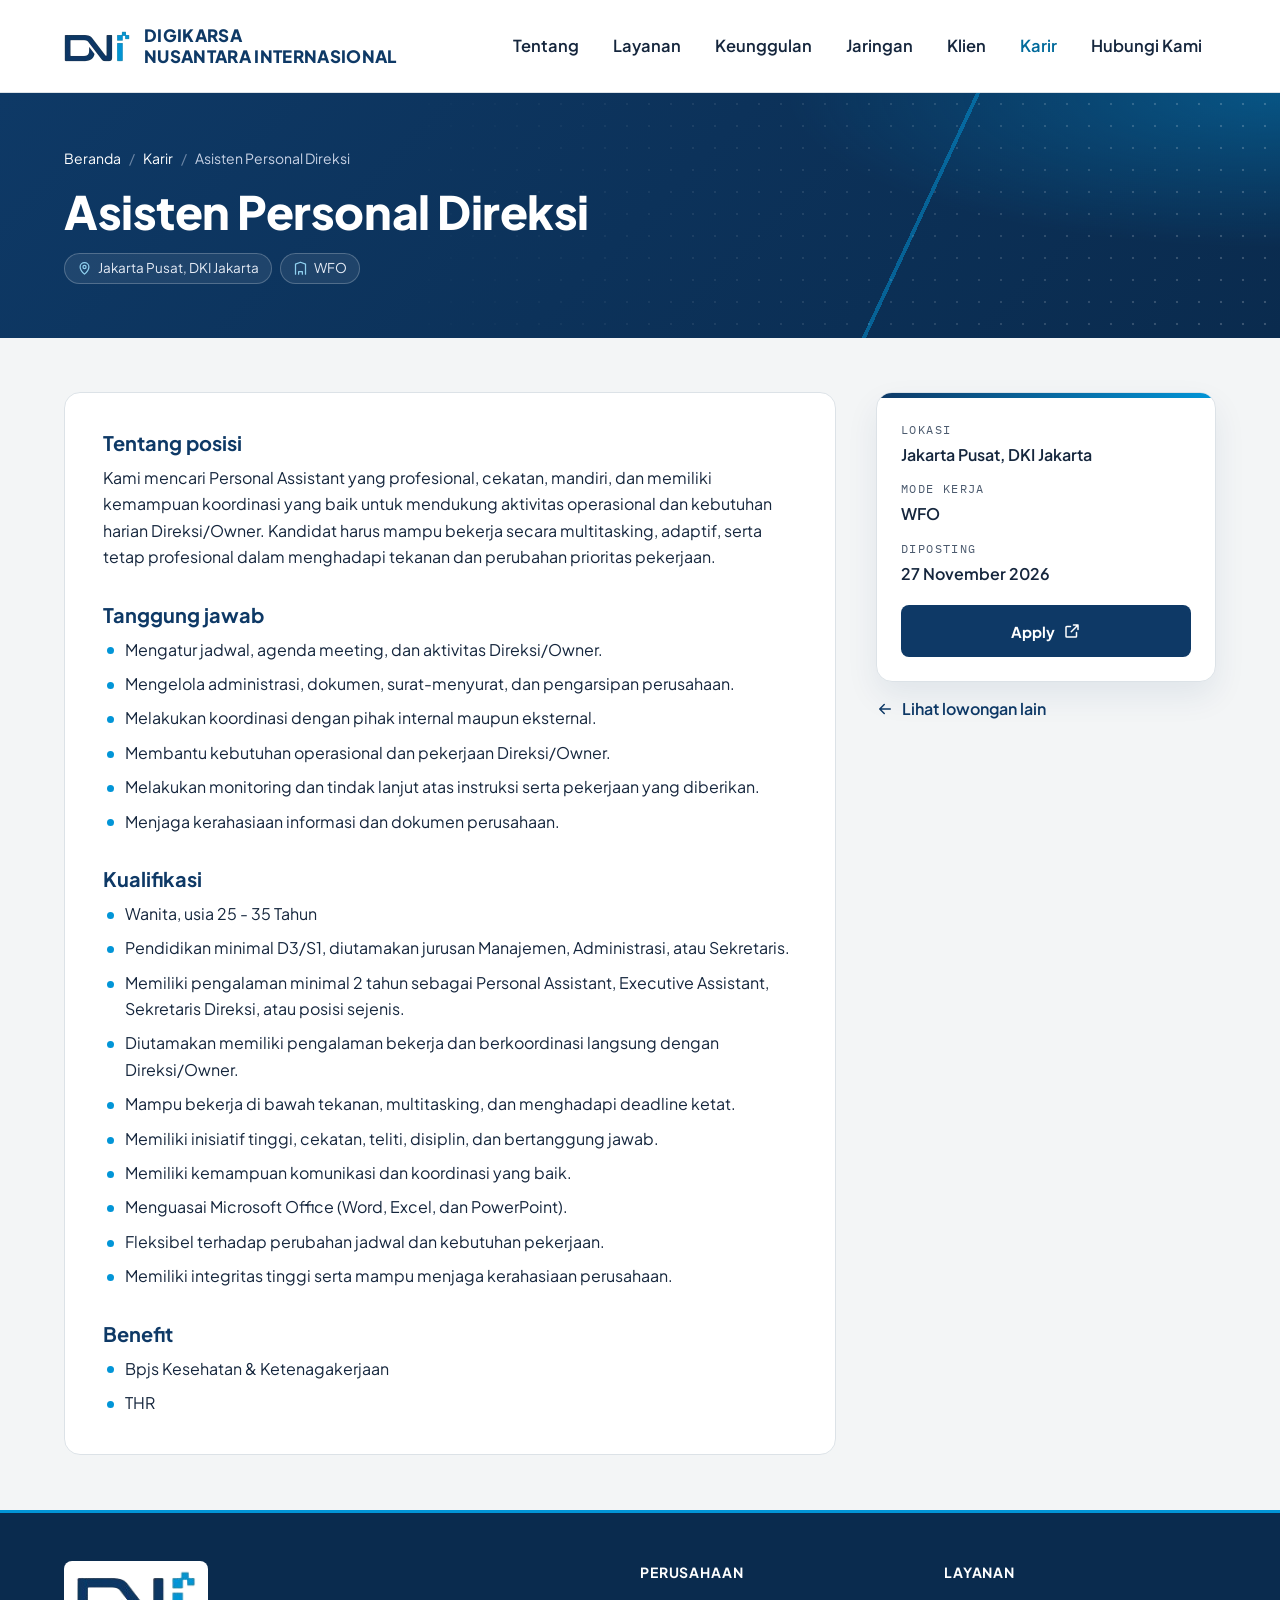
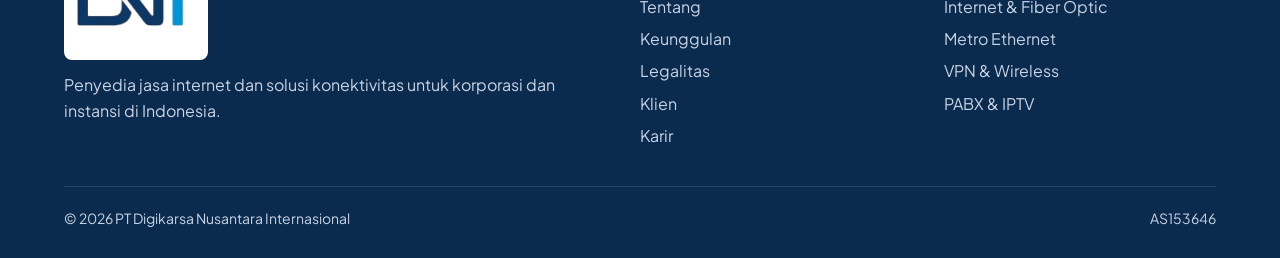
<file: karir/pa.html>
<!DOCTYPE html>
<html lang="id">
<head>
<meta charset="utf-8">
<meta name="viewport" content="width=device-width, initial-scale=1, viewport-fit=cover">
<title>Asisten Personal Direksi – Jakarta Pusat | Karir PT Digikarsa Nusantara Internasional</title>
<meta name="description" content="Kami mencari Personal Assistant yang profesional, cekatan, mandiri, dan memiliki kemampuan koordinasi yang baik untuk mendukung aktivitas operasional dan kebutuhan harian Direksi/O">
<link rel="canonical" href="https://www.digikarsa.co.id/karir/pa.html">
<meta name="robots" content="index, follow">
<link rel="preconnect" href="https://fonts.googleapis.com">
<link rel="preconnect" href="https://fonts.gstatic.com" crossorigin>
<link rel="stylesheet" href="https://fonts.googleapis.com/css2?family=IBM+Plex+Mono:wght@500;600&amp;family=Plus+Jakarta+Sans:wght@400;500;600;700;800&amp;display=swap">
<link rel="stylesheet" href="/assets/css/style.css">
<link rel="stylesheet" href="/assets/css/karir.css">
<script src="/assets/js/main.js" defer></script>

<!-- Favicon (samakan dengan index.html, path diawali "/" karena halaman ada di folder /karir/) -->
<link rel="icon" type="image/png" href="/assets/img/favicon/favicon-96x96.png" sizes="96x96">
<link rel="icon" type="image/svg+xml" href="/assets/img/favicon/favicon.svg">
<link rel="shortcut icon" href="/favicon.ico">
<link rel="apple-touch-icon" sizes="180x180" href="/assets/img/favicon/apple-touch-icon.png">
<meta name="theme-color" content="#0e3966">

<!-- Open Graph -->
<meta property="og:type" content="website">
<meta property="og:site_name" content="Digikarsa Nusantara Internasional">
<meta property="og:title" content="Asisten Personal Direksi – Jakarta Pusat | Karir PT Digikarsa Nusantara Internasional">
<meta property="og:description" content="Kami mencari Personal Assistant yang profesional, cekatan, mandiri, dan memiliki kemampuan koordinasi yang baik untuk mendukung aktivitas operasional dan kebutuhan harian Direksi/O">
<meta property="og:url" content="https://www.digikarsa.co.id/karir/pa.html">
<meta property="og:image" content="https://www.digikarsa.co.id/assets/img/og-image.jpg">
<meta property="og:locale" content="id_ID">
<meta name="twitter:card" content="summary_large_image">
<script type="application/ld+json">
{
  "@context": "https://schema.org/",
  "@type": "JobPosting",
  "title": "Asisten Personal Direksi",
  "description": "\u003cp>Kami mencari Personal Assistant yang profesional, cekatan, mandiri, dan memiliki kemampuan koordinasi yang baik untuk mendukung aktivitas operasional dan kebutuhan harian Direksi/Owner. Kandidat harus mampu bekerja secara multitasking, adaptif, serta tetap profesional dalam menghadapi tekanan dan perubahan prioritas pekerjaan.\u003c/p>\u003cp>\u003cstrong>Tanggung jawab\u003c/strong>\u003c/p>\u003cul>\u003cli>Mengatur jadwal, agenda meeting, dan aktivitas Direksi/Owner.\u003c/li>\u003cli>Mengelola administrasi, dokumen, surat-menyurat, dan pengarsipan perusahaan.\u003c/li>\u003cli>Melakukan koordinasi dengan pihak internal maupun eksternal.\u003c/li>\u003cli>Membantu kebutuhan operasional dan pekerjaan Direksi/Owner.\u003c/li>\u003cli>Melakukan monitoring dan tindak lanjut atas instruksi serta pekerjaan yang diberikan.\u003c/li>\u003cli>Menjaga kerahasiaan informasi dan dokumen perusahaan.\u003c/li>\u003c/ul>\u003cp>\u003cstrong>Kualifikasi\u003c/strong>\u003c/p>\u003cul>\u003cli>Wanita, usia 25 - 35 Tahun\u003c/li>\u003cli>Pendidikan minimal D3/S1, diutamakan jurusan Manajemen, Administrasi, atau Sekretaris.\u003c/li>\u003cli>Memiliki pengalaman minimal 2 tahun sebagai Personal Assistant, Executive Assistant, Sekretaris Direksi, atau posisi sejenis.\u003c/li>\u003cli>Diutamakan memiliki pengalaman bekerja dan berkoordinasi langsung dengan Direksi/Owner.\u003c/li>\u003cli>Mampu bekerja di bawah tekanan, multitasking, dan menghadapi deadline ketat.\u003c/li>\u003cli>Memiliki inisiatif tinggi, cekatan, teliti, disiplin, dan bertanggung jawab.\u003c/li>\u003cli>Memiliki kemampuan komunikasi dan koordinasi yang baik.\u003c/li>\u003cli>Menguasai Microsoft Office (Word, Excel, dan PowerPoint).\u003c/li>\u003cli>Fleksibel terhadap perubahan jadwal dan kebutuhan pekerjaan.\u003c/li>\u003cli>Memiliki integritas tinggi serta mampu menjaga kerahasiaan perusahaan.\u003c/li>\u003c/ul>\u003cp>\u003cstrong>Benefit\u003c/strong>\u003c/p>\u003cul>\u003cli>Bpjs Kesehatan &amp; Ketenagakerjaan\u003c/li>\u003cli>THR\u003c/li>\u003c/ul>",
  "identifier": {
    "@type": "PropertyValue",
    "name": "PT Digikarsa Nusantara Internasional",
    "value": "pa"
  },
  "datePosted": "2026-11-27",
  "hiringOrganization": {
    "@type": "Organization",
    "name": "PT Digikarsa Nusantara Internasional",
    "sameAs": "https://www.digikarsa.co.id",
    "logo": "https://www.digikarsa.co.id/assets/img/logo.png"
  },
  "directApply": false,
  "url": "https://www.digikarsa.co.id/karir/pa.html",
  "jobLocation": {
    "@type": "Place",
    "address": {
      "@type": "PostalAddress",
      "addressLocality": "Jakarta Pusat",
      "addressCountry": "ID",
      "addressRegion": "DKI Jakarta"
    }
  }
}
</script>
</head>
<body class="page-karir">

<header class="site-header">
  <div class="wrap">
    <a class="brand" href="/" aria-label="Digikarsa Nusantara Internasional, ke beranda">
      <img src="/assets/img/dni.png" alt="Logo DNI">
      <span>DIGIKARSA<br>NUSANTARA INTERNASIONAL</span>
    </a>
    <button class="nav-toggle" type="button" aria-label="Buka menu" aria-expanded="false" aria-controls="menu-utama">
      <svg class="icon-open" viewBox="0 0 24 24" fill="none" stroke="currentColor" stroke-width="2" stroke-linecap="round" aria-hidden="true"><path d="M4 7h16M4 12h16M4 17h16"/></svg>
      <svg class="icon-close" viewBox="0 0 24 24" fill="none" stroke="currentColor" stroke-width="2" stroke-linecap="round" aria-hidden="true"><path d="M6 6l12 12M18 6 6 18"/></svg>
    </button>
    <nav class="nav" id="menu-utama" aria-label="Navigasi utama">
      <a href="/#tentang">Tentang</a>
      <a href="/#layanan">Layanan</a>
      <a href="/#keunggulan">Keunggulan</a>
      <a href="/#jaringan">Jaringan</a>
      <a href="/#klien">Klien</a>
      <a href="/karir/" aria-current="page">Karir</a>
      <a href="/#kontak">Hubungi Kami</a>
    </nav>
  </div>
</header>

<main>

  <section class="page-hero">
    <div class="wrap">
      <nav class="breadcrumb" aria-label="Breadcrumb"><a href="/">Beranda</a><span aria-hidden="true">/</span><a href="/karir/">Karir</a><span aria-hidden="true">/</span><span aria-current="page">Asisten Personal Direksi</span></nav>
      
      <h1>Asisten Personal Direksi</h1>
      <ul class="chips chips--light"><li><svg viewBox="0 0 24 24" fill="none" stroke="currentColor" stroke-width="2" stroke-linecap="round" stroke-linejoin="round" aria-hidden="true"><path d="M12 21s-7-6.2-7-11.5a7 7 0 0 1 14 0C19 14.8 12 21 12 21z"/><circle cx="12" cy="9.5" r="2.5"/></svg>Jakarta Pusat, DKI Jakarta</li><li><svg viewBox="0 0 24 24" fill="none" stroke="currentColor" stroke-width="2" stroke-linecap="round" stroke-linejoin="round" aria-hidden="true"><path d="M4 21V5l8-3 8 3v16M9 21v-4h6v4"/></svg>WFO</li></ul>
    </div>
  </section>

  <section class="section">
    <div class="wrap job-detail__grid">
      <article class="job-body" data-aos="fade-up">
        <h2>Tentang posisi</h2>
        <p>Kami mencari Personal Assistant yang profesional, cekatan, mandiri, dan memiliki kemampuan koordinasi yang baik untuk mendukung aktivitas operasional dan kebutuhan harian Direksi/Owner. Kandidat harus mampu bekerja secara multitasking, adaptif, serta tetap profesional dalam menghadapi tekanan dan perubahan prioritas pekerjaan.</p>
        <h2>Tanggung jawab</h2>
        <ul><li>Mengatur jadwal, agenda meeting, dan aktivitas Direksi/Owner.</li><li>Mengelola administrasi, dokumen, surat-menyurat, dan pengarsipan perusahaan.</li><li>Melakukan koordinasi dengan pihak internal maupun eksternal.</li><li>Membantu kebutuhan operasional dan pekerjaan Direksi/Owner.</li><li>Melakukan monitoring dan tindak lanjut atas instruksi serta pekerjaan yang diberikan.</li><li>Menjaga kerahasiaan informasi dan dokumen perusahaan.</li></ul>
        <h2>Kualifikasi</h2>
        <ul><li>Wanita, usia 25 - 35 Tahun</li><li>Pendidikan minimal D3/S1, diutamakan jurusan Manajemen, Administrasi, atau Sekretaris.</li><li>Memiliki pengalaman minimal 2 tahun sebagai Personal Assistant, Executive Assistant, Sekretaris Direksi, atau posisi sejenis.</li><li>Diutamakan memiliki pengalaman bekerja dan berkoordinasi langsung dengan Direksi/Owner.</li><li>Mampu bekerja di bawah tekanan, multitasking, dan menghadapi deadline ketat.</li><li>Memiliki inisiatif tinggi, cekatan, teliti, disiplin, dan bertanggung jawab.</li><li>Memiliki kemampuan komunikasi dan koordinasi yang baik.</li><li>Menguasai Microsoft Office (Word, Excel, dan PowerPoint).</li><li>Fleksibel terhadap perubahan jadwal dan kebutuhan pekerjaan.</li><li>Memiliki integritas tinggi serta mampu menjaga kerahasiaan perusahaan.</li></ul>
        <h2>Benefit</h2>
        <ul><li>Bpjs Kesehatan &amp; Ketenagakerjaan</li><li>THR</li></ul>
      </article>

      <aside class="job-aside" data-aos="fade-left">
        <div class="apply-card">
          <dl>
            <div><dt>Lokasi</dt><dd>Jakarta Pusat, DKI Jakarta</dd></div>
            <div><dt>Mode kerja</dt><dd>WFO</dd></div>
            <div><dt>Diposting</dt><dd>27 November 2026</dd></div>
          </dl>
          <a class="btn btn--primary btn--block" href="https://forms.gle/7wBvMLQoeeebk2qR8" target="_blank" rel="noopener">Apply <svg viewBox="0 0 24 24" fill="none" stroke="currentColor" stroke-width="2" stroke-linecap="round" stroke-linejoin="round" aria-hidden="true"><path d="M14 4h6v6M20 4l-9 9M18 14v5a1 1 0 0 1-1 1H5a1 1 0 0 1-1-1V7a1 1 0 0 1 1-1h5"/></svg></a>
        </div>
        <a class="back-link" href="/karir/"><svg viewBox="0 0 24 24" fill="none" stroke="currentColor" stroke-width="2" stroke-linecap="round" stroke-linejoin="round" aria-hidden="true"><path d="M19 12H5M11 18l-6-6 6-6"/></svg>Lihat lowongan lain</a>
      </aside>
    </div>
  </section>
</main>

<footer class="site-footer">
  <div class="wrap">
    <div class="footer__grid">
      <div class="footer__brand">
        <span class="logo-chip"><img src="/assets/img/dni.png" alt="Logo PT Digikarsa Nusantara Internasional"></span>
        <p>Penyedia jasa internet dan solusi konektivitas untuk korporasi dan instansi di Indonesia.</p>
      </div>
      <div>
        <h4>Perusahaan</h4>
        <ul>
          <li><a href="/#tentang">Tentang</a></li>
          <li><a href="/#keunggulan">Keunggulan</a></li>
          <li><a href="/#legalitas">Legalitas</a></li>
          <li><a href="/#klien">Klien</a></li>
          <li><a href="/karir/">Karir</a></li>
        </ul>
      </div>
      <div>
        <h4>Layanan</h4>
        <ul>
          <li><a href="/#layanan">Internet &amp; Fiber Optic</a></li>
          <li><a href="/#layanan">Metro Ethernet</a></li>
          <li><a href="/#layanan">VPN &amp; Wireless</a></li>
          <li><a href="/#layanan">PABX &amp; IPTV</a></li>
        </ul>
      </div>
    </div>
    <div class="footer__bottom">
      <span>© 2026 PT Digikarsa Nusantara Internasional</span>
      <span>AS153646</span>
    </div>
  </div>
</footer>

</body>
</html>
</file>
<file: assets/css/style.css>
/* Layout: navy masthead with diagonal photo panel (from the compro cover), then light sections on a 1200px column. Single light brand look by choice.
   Brand palette: #0295d7 (biru), #0e3966 (navy), #f3f5f6 (latar). Turunan di bawah hanya shade/tint untuk kontras teks. */
:root {
  --navy: #0e3966;
  --navy-deep: #0a2b4e;   /* shade navy untuk footer */
  --navy-soft: #164b82;   /* hover tombol navy */
  --sky: #0295d7;
  --sky-text: #016a9b;    /* biru untuk teks kecil di latar terang */
  --sky-soft: #8fd0ef;    /* biru untuk teks kecil di latar navy */
  --ground: #f3f5f6;
  --surface: #ffffff;
  --ink: #15263d;
  --muted: #4b5a6e;
  --line: #dce2e7;
  --iso:#0d5aaa;
  --font-display: "Plus Jakarta Sans", "Segoe UI", system-ui, sans-serif;
  --font-body: "Plus Jakarta Sans", "Segoe UI", system-ui, sans-serif;
  --font-data: "IBM Plex Mono", ui-monospace, "Consolas", monospace;
  --wrap: 1200px;
  --radius: 10px;
  color-scheme: light;
}

* { box-sizing: border-box; }
html { scroll-behavior: smooth; }
body {
  margin: 0;
  background: var(--ground);
  color: var(--ink);
  font-family: var(--font-body);
  font-size: 16px;
  line-height: 1.65;
}
img { max-width: 100%; display: block; }
main { overflow-x: clip; }
a { color: var(--navy); }
a:focus-visible, button:focus-visible, input:focus-visible, select:focus-visible, textarea:focus-visible {
  outline: 3px solid var(--sky);
  outline-offset: 2px;
}

[tabindex="-1"]:focus { outline: none; }
h1, h2, h3 { font-family: var(--font-display); text-wrap: balance; margin: 0; line-height: 1.2; }
p { margin: 0; }

.wrap { width: 100%; max-width: var(--wrap); margin-inline: auto; padding-inline: 24px; }
.section { padding-block: 88px; }
.section--white { background: var(--surface); }
.section--navy { background: var(--navy); }
/* Background berlapis untuk section Penanganan Masalah (navy) */
#penanganan, #metro-ethernet {
  position: relative;
  isolation: isolate;
  overflow: hidden;
  background:
    /* garis diagonal biru, senada dengan hero */
    linear-gradient(115deg, transparent 63%, rgba(2, 149, 215, .55) 63%, rgba(2, 149, 215, .55) 63.25%, transparent 63.25%),
    /* cahaya biru di pojok kanan atas dan kiri bawah */
    radial-gradient(55% 75% at 100% 0%, rgba(2, 149, 215, .38), transparent 70%),
    radial-gradient(45% 65% at 0% 100%, rgba(2, 149, 215, .24), transparent 70%),
    /* gradasi navy ke navy gelap */
    linear-gradient(135deg, var(--navy) 0%, var(--navy-deep) 100%);
}
/* Lapisan 1: gambar samar */
#penanganan::before, #metro-ethernet::before {
  content: "";
  position: absolute; inset: 0; z-index: -1;
  background: var(--section-bg) center / cover no-repeat;
  opacity: .10;
  filter: brightness(0) invert(1);   /* membuat garis placeholder jadi putih — HAPUS baris ini saat memakai foto */
  pointer-events: none;
}
/* Lapisan 2: pola titik, memudar ke atas dan bawah */
#penanganan::after, #metro-ethernet::after {
  content: "";
  position: absolute; inset: 0; z-index: -1;
  background-image: radial-gradient(rgba(255, 255, 255, .22) 1px, transparent 1.6px);
  background-size: 22px 22px;
  -webkit-mask-image: linear-gradient(to bottom, transparent, #000 25%, #000 75%, transparent);
          mask-image: linear-gradient(to bottom, transparent, #000 25%, #000 75%, transparent);
  pointer-events: none;
}

.eyebrow {
  font-family: var(--font-data);
  font-size: 12px;
  letter-spacing: .14em;
  text-transform: uppercase;
  color: var(--sky-text);
  display: flex;
  align-items: center;
  gap: 10px;
}
.eyebrow::before { content: ""; width: 28px; height: 2px; background: var(--sky); }
.section-head { display: grid; gap: 14px; max-width: 720px; margin-bottom: 48px; }
.section-head--tight { margin-bottom: 0; }

/* Anchor & scroll per section: beri ruang untuk header sticky (= tinggi navbar) */
:root { --header-h: 92px; }
[data-snap] { scroll-margin-top: var(--header-h); }

/* ---------- Background tipis per section terang ----------
   Ganti gambar cukup di blok ini. Atur ketipisan lewat --section-bg-opacity
   (0.04 = sangat tipis, 0.12 = lebih terlihat). */
#tentang    { --section-bg: url("../img/gedung.jpg"); }
#layanan    { --section-bg: url("../img/bg/server1.jpg"); }
#keunggulan { --section-bg: url("../img/bg/server2.png"); }
#legalitas  { --section-bg: url("../img/bg/server4.png"); }
#klien      { --section-bg: url("../img/bg/klien.svg"); }
#mitra     { --section-bg: url("../img/bg/mitra.svg"); }
#kontak     { --section-bg: url("../img/bg/kontak.svg"); }

#tentang, #layanan, #keunggulan, #jaringan, #legalitas, #klien, #mitra, #kontak {
  position: relative;
  isolation: isolate;               /* menjaga gambar tetap di belakang konten */
  --section-bg-opacity: .13;
}
#tentang::before, #layanan::before, #keunggulan::before, #jaringan::before,
#legalitas::before, #klien::before, #mitra::before, #kontak::before {
  content: "";
  position: absolute; inset: 0; z-index: -1;
  background: var(--section-bg) center / cover no-repeat;
  opacity: var(--section-bg-opacity);
  pointer-events: none;
}

/* ---------- Animate on scroll (dikendalikan assets/js/main.js) ----------
   Elemen hanya disembunyikan jika JS aktif (html.js). */
html.js [data-aos] {
  opacity: 0;
  transition: opacity .7s ease, transform .7s cubic-bezier(.2, .7, .2, 1);
  transition-delay: var(--aos-delay, 0ms);
  will-change: opacity, transform;
}
html.js [data-aos="fade-up"]    { transform: translateY(28px); }
html.js [data-aos="fade-right"] { transform: translateX(-32px); }
html.js [data-aos="fade-left"]  { transform: translateX(32px); }
html.js [data-aos="zoom"]       { transform: scale(.94); }
html.js [data-aos].aos-in { opacity: 1; transform: none; }
@media (prefers-reduced-motion: reduce) {
  html.js [data-aos] { opacity: 1; transform: none; transition: none; }
}
.section-head h2 { font-size: clamp(28px, 3.2vw, 40px); color: var(--navy); font-weight: 800; }
.section-head p { color: var(--muted); max-width: 62ch; }

/* ---------- Header ---------- */
.site-header {
  position: sticky;
  top: env(safe-area-inset-top, 0px);
  z-index: 20;
  background: var(--surface);
  border-bottom: 1px solid var(--line);
}
.site-header .wrap { display: flex; align-items: center; justify-content: space-between; gap: 32px; min-height: var(--header-h); padding-block: 12px; flex-wrap: wrap; }
.brand { display: flex; align-items: center; gap: 14px; text-decoration: none; color: var(--navy); }
.brand img { width: 66px; height: auto; }
.brand span { font-family: var(--font-display); font-weight: 800; font-size: 17px; line-height: 1.25; letter-spacing: .02em; }
.nav { display: flex; align-items: center; gap: 6px; flex-wrap: wrap; }
.nav a { text-decoration: none; color: var(--ink); font-weight: 600; font-size: 16.5px; padding: 12px 14px; border-radius: 8px; }

.btn {
  display: inline-flex; align-items: center; justify-content: center; gap: 8px;
  min-height: 46px; padding: 0 22px; border-radius: 8px; border: 0;
  font: 700 15px/1 var(--font-body); text-decoration: none; cursor: pointer;
}
.btn--primary { background: var(--navy); color: #ffffff; }
.btn--primary:hover { background: var(--navy-soft); }
.btn--light { background: #ffffff; color: var(--navy); }
.btn--light:hover { background: var(--ground); }
.btn--ghost { background: transparent; color: #ffffff; box-shadow: inset 0 0 0 1.5px rgba(255,255,255,.55); }
.btn--ghost:hover { background: rgba(255,255,255,.08); }
.nav .btn { margin-left: 8px; color: #ffffff; }
.nav .btn:hover { background: var(--navy-soft); color: #ffffff; }

/* Tombol hamburger: hanya tampil di layar kecil */
.nav-toggle {
    display: none; width: 52px; height: 52px; flex: none;
  align-items: center; justify-content: center;
  border: 1px solid var(--line); border-radius: 10px; background: var(--surface);
  color: var(--navy); cursor: pointer;
}
.nav-toggle svg { width: 28px; height: 28px; }
.nav-toggle .icon-close { display: none; }
.site-header.is-open .nav-toggle .icon-open { display: none; }
.site-header.is-open .nav-toggle .icon-close { display: block; }

/* ---------- Hero ---------- */
.hero { position: relative; background: var(--navy); color: #ffffff; overflow: hidden; }
.hero__photo {
  position: absolute; inset: 0 0 0 46%;
  background: url("../img/gedung.jpg") center / cover no-repeat;
  clip-path: polygon(22% 0, 100% 0, 100% 100%, 0 100%);
}
.hero__photo::after { content: ""; position: absolute; inset: 0; background: rgba(11, 26, 54, .38); }
.hero__line {
  position: absolute; inset: 0 0 0 calc(46% - 22px);
  background: var(--sky);
  clip-path: polygon(22% 0, calc(22% + 5px) 0, 5px 100%, 0 100%);
}
/* Hero ringkas: jarak dan ukuran judul ikut tinggi layar (vh) agar muat di laptop pendek */
.hero .wrap { position: relative; padding-block: clamp(32px, 6vh, 64px) clamp(28px, 5vh, 48px); display: grid; gap: clamp(24px, 4.5vh, 40px); }
.hero__copy { max-width: 640px; display: grid; gap: clamp(12px, 2vh, 18px); }
.hero__copy .eyebrow { color: var(--sky-soft); }
.hero h1 { font-size: clamp(28px, min(3.6vw, 5.6vh), 48px); font-weight: 800; letter-spacing: -.01em; }
.hero h1 em { font-style: normal; color: var(--sky-soft); }
.hero__copy p { color: #d6deee; font-size: 17px; max-width: 54ch; }
.hero__cta { display: flex; gap: 12px; flex-wrap: wrap; margin-top: 4px; }
  
.stats__grid {
  position: relative; z-index: 2;
  display: grid; grid-template-columns: repeat(4, minmax(0, 1fr));
  background: var(--surface); color: var(--ink); border-radius: var(--radius);
  box-shadow: 0 18px 40px rgba(11, 26, 54, .25);
  border-top: 3px solid var(--sky);
}
.stat { padding: clamp(14px, 2.6vh, 22px) 24px; display: grid; gap: 2px; border-left: 1px solid var(--line); }
.stat:first-child { border-left: 0; }
.stat strong { font-family: var(--font-display); font-size: clamp(22px, 3.4vh, 28px); color: var(--navy); font-variant-numeric: tabular-nums; line-height: 1.1; }
.stat span { color: var(--muted); font-size: 14px; }

/* ---------- Tentang ---------- */
.about { display: grid; grid-template-columns: minmax(0, 5fr) minmax(0, 6fr); gap: 56px; align-items: center; }
.about__img { border-radius: var(--radius); aspect-ratio: 4 / 3.4; object-fit: cover; width: 100%; }
.about__body { display: grid; gap: 28px; }
.about__block { display: grid; gap: 8px; }
.about__block h3 { font-size: 20px; color: var(--navy); }
.about__block p { color: var(--muted); }
.asn {
  display: inline-flex; gap: 10px; align-items: baseline; justify-self: start;
  font-family: var(--font-data); font-size: 13px; color: var(--navy);
  background: var(--ground); border: 1px solid var(--line); border-radius: 6px; padding: 8px 12px;
}
.asn b { font-weight: 600; }

/* ---------- Layanan ---------- */
.services { display: grid; grid-template-columns: repeat(3, minmax(0, 1fr)); gap: 20px; }
.service {
  background: var(--surface); border: 1px solid var(--line); border-radius: var(--radius);
  padding: 28px; display: grid; gap: 12px; align-content: start;
}
.service svg { width: 40px; height: 40px; color: var(--sky); }
.service h3 { font-size: 19px; color: var(--navy); }
.service p { color: var(--muted); font-size: 15px; }

/* ---------- Metro Ethernet ---------- */
.metro { background: var(--navy); color: #ffffff; }
.metro__grid { display: grid; grid-template-columns: minmax(0, 1fr) minmax(0, 1fr); gap: 56px; align-items: center; }
.metro .eyebrow { color: var(--sky-soft); }
.metro h2 { font-size: clamp(28px, 3.2vw, 40px); font-weight: 800; }
.metro__copy { display: grid; gap: 18px; }
.metro__copy p { color: #c9d3e6; }
.metro__speed { font-family: var(--font-data); font-size: 15px; color: var(--sky-soft); }
.metro__speed b { font-family: var(--font-display); font-size: 56px; font-weight: 800; color: #ffffff; margin-right: 6px; }
.metro__scope { display: flex; flex-wrap: wrap; gap: 8px; }
.metro__scope span { border: 1px solid rgba(255,255,255,.28); border-radius: 999px; padding: 6px 14px; font-size: 14px; color: #e6ecf6; }
.metro__img { border-radius: var(--radius); background: #ffffff; padding: 12px; }

/* ---------- Keunggulan + SLA ---------- */
.why { display: grid; grid-template-columns: minmax(0, 1fr) minmax(0, 1fr); gap: 56px; }
.why h3 { font-size: 22px; color: var(--navy); margin-bottom: 20px; }
.adv-list { list-style: none; margin: 0; padding: 0;padding-top: 4vh ; display: grid; gap: 0; }
.adv-list li { display: grid; grid-template-columns: 44px minmax(0, 1fr); gap: 16px; padding-block: 16px; border-top: 1px solid var(--line); }
.adv-list li:last-child { border-bottom: 1px solid var(--line); }
.adv-ico { width: 44px; height: 44px; border-radius: 8px; background: var(--sky); color: #ffffff; display: grid; place-items: center; }
.adv-ico svg { width: 22px; height: 22px; color: white;}
.adv-list strong { display: block; color: var(--ink); }
.adv-list span { color: var(--muted); font-size: 15px; }

.sla { background: var(--navy); color: #ffffff; border-radius: var(--radius); padding: 32px; display: grid; gap: 20px; align-content: start; }
.sla h3 { color: #ffffff; margin: 0; }
.sla__uptime { display: flex; align-items: baseline; gap: 12px; flex-wrap: wrap; padding-bottom: 20px; border-bottom: 1px solid rgba(255,255,255,.18); }
.sla__uptime b { font-family: var(--font-display); font-size: 64px; line-height: 1; color: var(--sky); font-variant-numeric: tabular-nums; }
.sla__uptime span { color: #c9d3e6; }
.sla ul { list-style: none; margin: 0; padding: 0; display: grid; gap: 14px; }
.sla li { display: grid; grid-template-columns: 22px minmax(0, 1fr); gap: 12px; color: #e3e9f4; font-size: 15px; }
.sla li svg { width: 22px; height: 22px; color: var(--sky); margin-top: 2px; }

/* ---------- Jaringan ---------- */
.net { display: grid; grid-template-columns: minmax(0, 7fr) minmax(0, 5fr); gap: 48px; align-items: start; }
.net figure { margin: 0; background: var(--surface); border: 1px solid var(--line); border-radius: var(--radius); padding: 12px; }
.net figcaption { font-size: 13px; color: var(--muted); padding: 10px 4px 2px; }
.net__facts { display: grid; gap: 22px; }
.net__facts p { color: var(--muted); }
.fact-table { width: 100%; border-collapse: collapse; font-size: 15px; }
.fact-table th, .fact-table td { text-align: left; padding: 12px 0; border-top: 1px solid var(--line); vertical-align: top; }
.fact-table th { color: var(--muted); font-weight: 500; width: 46%; }
.fact-table td { font-family: var(--font-data); color: var(--navy); font-weight: 600; }

/* Section navy (Penanganan Masalah) */
.section--navy { background: var(--navy); color: #ffffff; }
.section--navy .eyebrow { color: var(--sky-soft); }
.section--navy .section-head h2 { color: #ffffff; }
.section--navy .section-head p { color: #c9d3e6; }

.sop { margin-top: 0; }
.sop h3 { font-size: 22px; color: var(--navy); margin-bottom: 8px; }
.sop > p { color: var(--muted); margin-bottom: 28px; max-width: 70ch; }
.sop__steps { list-style: none; margin: 0; padding: 0; display: grid; grid-template-columns: repeat(4, minmax(0, 1fr)); gap: 16px; counter-reset: lvl; }
.sop__steps li { background: var(--surface); border: 1px solid var(--line); border-radius: var(--radius); padding: 24px; display: grid; gap: 6px; align-content: start; position: relative; }
.sop__lvl { font-family: var(--font-data); font-size: 12px; letter-spacing: .12em; text-transform: uppercase; color: var(--sky-text); }
.sop__steps strong { font-family: var(--font-display); font-size: 18px; color: var(--navy); }
.sop__steps span { color: var(--muted); font-size: 15px; }
.sop__time { margin-top: 10px; padding-top: 12px; border-top: 1px dashed var(--line); font-family: var(--font-data); font-size: 14px; color: var(--ink); }

/* ---------- Legalitas ---------- */
.legal-grid { display: grid; grid-template-columns: minmax(0, 7fr) minmax(0, 5fr); gap: 40px; align-items: start; }

/* Kiri: kartu sertifikasi ISO */
.iso-card {
  position: relative; overflow: hidden;
  background: var(--surface); border: 1px solid var(--line); border-radius: 16px;
  box-shadow: 0 18px 40px rgba(14, 57, 102, .10);
  padding: clamp(24px, 3.8vh, 38px) clamp(22px, 2.6vw, 36px) clamp(20px, 3.2vh, 32px);
  display: grid; gap: clamp(16px, 3vh, 28px);
}
.iso-card::before {               /* garis aksen di atas kartu */
  content: ""; position: absolute; inset: 0 0 auto 0; height: 5px;
  background: linear-gradient(90deg, var(--navy), var(--sky));
}
.iso-card__head { display: grid; gap: 8px; }
.iso-card__label { font-family: var(--font-data); font-size: 12px; letter-spacing: .14em; text-transform: uppercase; color: var(--sky-text); }
.iso-card h3 { font-size: clamp(24px, 2.4vw, 32px); color: var(--navy); }
.iso-card__head p { color: var(--muted); max-width: 60ch; }

.iso-list { list-style: none; margin: 0; padding: 0; display: grid; grid-template-columns: repeat(3, minmax(0, 1fr)); }
.iso-list li { display: grid; justify-items: center; align-content: start; text-align: center; gap: 2px; padding: 4px 12px; border-left: 1px solid var(--line); }
.iso-list li:first-child { border-left: 0; }
.iso-list img { width: clamp(56px, 9vh, 88px); aspect-ratio: 1 / 1; object-fit: contain; margin-bottom: 8px; }
.iso-list b { font-family: var(--font-display); font-size: 18px; color: var(--navy); }
.iso-list span { font-size: 13px; color: var(--muted); }

/* Kanan: logo keanggotaan (tanpa teks) */
.member-block { display: grid; gap: 14px; }
.member-block__label { display: flex; align-items: center; gap: 10px; font-size: 18px; color: var(--navy); }
.member-block__label::before { content: ""; width: 22px; height: 3px; border-radius: 2px; background: var(--sky); }
.member-logos { list-style: none; margin: 0; padding: 0; display: grid; grid-template-columns: repeat(2, minmax(0, 1fr)); gap: 14px; }
.member-logos li {
  display: grid; place-items: center;
  height: clamp(92px, 16vh, 132px); padding: 16px 20px;
  background: var(--surface); border: 1px solid var(--line); border-radius: 14px;
  box-shadow: 0 6px 18px rgba(14, 57, 102, .06);
  transition: transform .2s ease, box-shadow .2s ease;
}
.member-logos li:hover { transform: translateY(-3px); box-shadow: 0 12px 26px rgba(14, 57, 102, .12); }
.member-logos li { grid-template: minmax(0, 1fr) / minmax(0, 1fr); }   /* kunci ukuran sel = ukuran kotak */
.member-logos img { width: 100%; height: 100%; object-fit: contain; }

@media (max-width: 1000px) {
  .legal-grid { grid-template-columns: minmax(0, 1fr); gap: 28px; }
}
@media (max-width: 760px) {
  .iso-list li { padding-inline: 6px; }
  .iso-list img { width: 52px; }
  .iso-list b { font-size: 15px; }
  .iso-list span { font-size: 12px; line-height: 1.4; }
}
@media (prefers-reduced-motion: reduce) {
  .member-logos li { transition: none; }
  .member-logos li:hover { transform: none; }
}

/* ---------- Klien & Mitra ---------- */
/* Placeholder logo: ganti <span class="logo-ph"> dengan <img src="assets/img/klien/nama.png"> saat logo resmi tersedia */
.logo-ph {
  display: grid; place-items: center; align-content: center; gap: 4px;
  background: var(--ground); border: 1.5px dashed #a9b6c4; border-radius: 8px;
  color: var(--muted); font-family: var(--font-data); font-size: 10px; letter-spacing: .08em; text-transform: uppercase;
}
.logo-ph svg { width: 22px; height: 22px; color: #8796a8; }

.logo-grid { list-style: none; margin: 0; padding: 0; display: grid; gap: 12px; }
.logo-grid--clients { grid-template-columns: repeat(auto-fill, minmax(170px, 1fr)); }
.logo-grid--partners { grid-template-columns: repeat(auto-fill, minmax(140px, 1fr)); }
.logo-tile { background: var(--surface); border: 1px solid var(--line); border-radius: var(--radius); padding: 14px; display: grid; gap: 10px; align-content: start; text-align: center; }
.logo-grid--clients .logo-ph { aspect-ratio: 1 / 1; max-width: 100%; width: 96px; justify-self: center; }
.logo-grid--partners .logo-ph { aspect-ratio: 16 / 9; width: 100%; }
.logo-tile b { font-size: 13px; line-height: 1.35; color: var(--ink); font-weight: 600; }
.logo-tile--tbd b { color: var(--muted); font-weight: 500; font-style: italic; }
.partners { display: grid; }

/* Mitra: nama ditampilkan di dalam kotak placeholder; saat logo asli dipasang,
   nama otomatis disembunyikan secara visual (tetap terbaca screen reader). */
.logo-grid--partners .logo-tile { grid-template-areas: "logo"; }
.logo-grid--partners .logo-tile > * { grid-area: logo; }
.logo-grid--partners .logo-ph { font-size: 0; }
.logo-grid--partners .logo-ph + b { align-self: center; justify-self: center; padding: 6px; color: var(--muted); font-size: 12.5px; }
.logo-grid--partners img + b { width: 1px; height: 1px; overflow: hidden; clip-path: inset(50%); white-space: nowrap; }

/* Logo asli (pengganti placeholder) */
.logo-tile img { justify-self: center; object-fit: contain; max-width: 100%; }
.logo-grid--clients .logo-tile img { width: 96px; aspect-ratio: 1 / 1; }
.logo-grid--partners .logo-tile img { width: 100%; aspect-ratio: 16 / 9; }
.member img { width: 56px; height: 56px; object-fit: contain; }

/* ---------- Kontak ---------- */
.contact { display: grid; grid-template-columns: minmax(0, 5fr) minmax(0, 7fr); gap: 48px; }
.contact__info { background: var(--navy); color: #ffffff; border-radius: var(--radius); padding: 40px 36px; display: grid; gap: 28px; align-content: start; }
.contact__info h2 { font-size: clamp(30px, 3.2vw, 40px); font-weight: 800; }
.contact__item { display: grid; grid-template-columns: 40px minmax(0, 1fr); gap: 14px; }
.contact__item svg { width: 40px; height: 40px; padding: 9px; border-radius: 50%; background: rgba(255,255,255,.1); color: var(--sky-soft); }
.contact__item small { display: block; font-family: var(--font-data); font-size: 12px; letter-spacing: .1em; text-transform: uppercase; color: var(--sky-soft); }
.contact__item div { color: #ffffff; }
.contact__item a { color: #ffffff; }

.contact__item a { text-decoration: none; }
.contact__item a:hover { text-decoration: underline; }

/* Peta lokasi */
.map { display: grid; gap: 12px; min-width: 0; }
.map__frame {
  position: relative; min-height: 420px; height: 100%;
  border-radius: var(--radius); overflow: hidden;
  background: var(--surface); border: 1px solid var(--line);
}
.map__fallback {
  position: absolute; inset: 0; display: grid; place-items: center; padding: 24px; text-align: center;
  color: var(--muted); font-size: 14px;
}
.map__frame iframe { position: absolute; inset: 0; width: 100%; height: 100%; border: 0; background: transparent; }
.map__link { justify-self: start; font-weight: 600; color: var(--sky-text); }

/* ---------- Footer ---------- */
.site-footer { background: var(--navy-deep); color: #c9d3e6; padding-block: 48px 28px; border-top: 3px solid var(--sky); }
.footer__grid { display: grid; grid-template-columns: minmax(0, 2fr) minmax(0, 1fr) minmax(0, 1fr); gap: 32px; }
.footer__brand { display: grid; gap: 12px; }
.footer__brand .logo-chip { background: #ffffff; border-radius: 8px; padding: 8px 12px; justify-self: start; }
.footer__brand .logo-chip img { width: 120px; }
.site-footer h4 { margin: 0 0 10px; font-size: 14px; color: #ffffff; letter-spacing: .06em; text-transform: uppercase; }
.site-footer ul { list-style: none; margin: 0; padding: 0; display: grid; gap: 6px; }
.site-footer a { color: #c9d3e6; text-decoration: none; }
.site-footer a:hover { color: #ffffff; text-decoration: underline; }
.footer__bottom { margin-top: 36px; padding-top: 20px; border-top: 1px solid rgba(255,255,255,.12); font-size: 14px; display: flex; justify-content: space-between; gap: 12px; flex-wrap: wrap; }

/* ---------- Satu section = satu layar (desktop, lebar > 1100px) ----------
   Setiap section setinggi layar di bawah navbar, konten di tengah.
   Ukuran jarak, judul, gambar, dan kartu ikut tinggi layar (vh) agar tidak melebihi layar. */
@media (min-width: 1101px) {
  main > section {
    min-height: calc(100vh - var(--header-h));
    min-height: calc(100svh - var(--header-h));
    display: flex; flex-direction: column; justify-content: center;
  }
  main > section:not(.hero) { padding-block: clamp(20px, 4vh, 56px); }
  main > section > .wrap { width: 100%; }

  .section-head { max-width: 920px; margin-bottom: clamp(14px, 3vh, 36px); gap: clamp(6px, 1.2vh, 14px); }
  .section-head h2 { font-size: clamp(24px, min(2.8vw, 4.6vh), 38px); }
  .section-head p { max-width: 86ch; line-height: 1.55; }

  /* Tentang */
  .about__img { aspect-ratio: auto; height: clamp(240px, calc(100svh - var(--header-h) - 120px), 460px); }
  .about__body { gap: clamp(12px, 2.4vh, 26px); }

  /* Layanan */
  .services { gap: clamp(10px, 1.8vh, 18px); }
  .service { padding: clamp(14px, 2.4vh, 26px) 22px; gap: clamp(4px, 1vh, 10px); }
  .service svg { width: clamp(26px, 4.4vh, 36px); height: clamp(26px, 4.4vh, 36px); }
  .service h3 { font-size: 17.5px; }
  .service p { font-size: 14.5px; line-height: 1.55; }

  /* Metro Ethernet */
  .metro__copy { gap: clamp(10px, 2vh, 18px); }
  .metro__speed b { font-size: clamp(36px, 6.4vh, 56px); }
  .metro__img { max-height: calc(100svh - var(--header-h) - 80px); object-fit: contain; }

  /* Keunggulan */
  .adv-list li { padding-block: clamp(6px, 1.3vh, 14px); line-height: 1.45; }
  .adv-list span { font-size: 14.5px; }
  .sla li { font-size: 14.5px; line-height: 1.5; }
  .sla { padding: clamp(18px, 3.2vh, 30px); gap: clamp(10px, 2vh, 18px); }
  .sla__uptime { padding-bottom: clamp(10px, 2vh, 18px); }
  .sla__uptime b { font-size: clamp(32px, 6.6vh, 60px); }
  .sla h3 { font-size: clamp(18px, 3vh, 22px); }
  .sla ul { gap: clamp(6px, 1.4vh, 12px); }

  /* Jaringan */
  .net figure img { max-height: calc(100svh - var(--header-h) - 260px); width: auto; margin-inline: auto; }
  .fact-table th, .fact-table td { padding-block: clamp(6px, 1.3vh, 12px); }
  .net__facts { gap: clamp(12px, 2vh, 20px); }

  /* Legalitas */
  .badge { padding: clamp(10px, 2vh, 18px) 12px; }
  .badge img { width: clamp(52px, 9vh, 84px); }
  .legal p { margin-bottom: clamp(10px, 2vh, 18px); }
  .member { padding: clamp(10px, 1.6vh, 16px); }

  /* Klien: 7 kolom, logo lebih kecil */
  .logo-grid--clients { grid-template-columns: repeat(7, minmax(0, 1fr)); gap: 10px; }
  .logo-grid--clients .logo-tile { padding: clamp(8px, 1.4vh, 12px); gap: 6px; }
  .logo-grid--clients .logo-ph,
  .logo-grid--clients .logo-tile img { width: clamp(48px, 9vh, 80px); }
  .logo-grid--clients .logo-tile b { font-size: 12.5px; }

  /* Mitra: 7 kolom x 4 baris */
  .logo-grid--partners { grid-template-columns: repeat(7, minmax(0, 1fr)); gap: 10px; }
  .logo-grid--partners .logo-tile { padding: 8px; }
  .logo-grid--partners .logo-ph,
  .logo-grid--partners .logo-tile img { aspect-ratio: auto; height: clamp(44px, 8.6vh, 72px); }

  /* Kontak */
  .contact__info { padding: clamp(22px, 4vh, 40px) 32px; gap: clamp(14px, 3vh, 28px); }
  .map__frame { min-height: clamp(260px, 52vh, 420px); }
}
/* ---------- Responsive ---------- */
@media (max-width: 1100px) {
  :root { --header-h: 80px; }
  .site-header .wrap { flex-wrap: nowrap; padding-block: 10px; gap: 16px; }
  .brand { gap: 12px; min-width: 0; }
  .brand img { width: 56px; }
  .brand span { font-size: 15px; }
  .nav-toggle { display: inline-flex; }
  .nav {
    display: none;
    position: absolute; top: 100%; left: 0; right: 0;
    flex-direction: column; align-items: stretch; gap: 0;
    background: var(--surface);
    border-bottom: 1px solid var(--line);
    box-shadow: 0 16px 28px rgba(14, 57, 102, .12);
    padding: 8px 16px 20px;
  }
  .site-header.is-open .nav { display: flex; }
  .nav a { padding: 16px 8px; font-size: 17px; border-radius: 0; border-bottom: 1px solid var(--line); }  
  .nav a:hover { background: transparent; color: var(--sky-text); }
  .nav .btn { margin-left: 10px; min-height: 52px; padding: 0 26px; font-size: 16.5px; color: #ffffff; }
  .nav .btn:hover { color: #ffffff; background: var(--navy-soft); }
}
@media (max-width: 1000px) {
  .services { grid-template-columns: repeat(2, minmax(0, 1fr)); }
  .sop__steps { grid-template-columns: repeat(2, minmax(0, 1fr)); }
  .stats__grid { grid-template-columns: repeat(2, minmax(0, 1fr)); }
  .stat:nth-child(3) { border-left: 0; }
  .stat:nth-child(n+3) { border-top: 1px solid var(--line); }
  .about, .metro__grid, .why, .net, .legal, .contact { grid-template-columns: minmax(0, 1fr); gap: 36px; }
}
@media (max-width: 760px) {
  .section { padding-block: 64px; }
  .hero__photo { inset: 0; clip-path: none; opacity: .35; }
  .hero__line { display: none; }
  .hero .wrap { padding-block: 28px 24px; gap: 22px; }
  .hero__copy { gap: 12px; }
  .hero__copy .eyebrow { font-size: 11px; letter-spacing: .1em; }
  .hero h1 { font-size: clamp(26px, 7vw, 32px); }
  .hero__copy p { font-size: 15px; line-height: 1.55; }
  .hero__cta .btn { min-height: 44px; padding: 0 16px; font-size: 14px; }
  /* Statistik tetap 2 x 2 dan ringkas di HP */
  .stat { padding: 12px 14px; }
  .stat strong { font-size: 20px; }
  .stat span { font-size: 12px; line-height: 1.4; }
  .sop__steps, .footer__grid { grid-template-columns: minmax(0, 1fr); }
  .badges { grid-template-columns: repeat(3, minmax(0, 1fr)); }
  .members { grid-template-columns: minmax(0, 1fr); }
  .wrap { padding-inline: 16px; }
  :root { --header-h: 72px; }
  .brand { gap: 10px; }
  .brand img { width: 48px; }
  .brand span { font-size: 13.5px; }
  .nav-toggle { width: 48px; height: 48px; }
  .map__frame { min-height: 320px; }

  /* Layanan: kartu ringkas, 2 kolom x 3 baris */
  .services { grid-template-columns: repeat(2, minmax(0, 1fr)); gap: 12px; }
  .service { padding: 16px; gap: 8px; }
  .service svg { width: 30px; height: 30px; }
  .service h3 { font-size: 15px; line-height: 1.3; }
  .service p { font-size: 13px; line-height: 1.5; }
}
@media (max-width: 420px) {
  .badges { grid-template-columns: minmax(0, 1fr); }
}
@media (prefers-reduced-motion: reduce) { html { scroll-behavior: auto; } }
</file>
<file: assets/css/karir.css>
/* =========================================================
   Halaman Karir (/karir/ dan /karir/<lowongan>.html)
   Dimuat setelah style.css; memakai token warna & font yang sama.
   ========================================================= */

/* Halaman karir tidak memakai aturan "satu section = satu layar" dari style.css */
.page-karir main > section { min-height: 0; display: block; padding-block: clamp(36px, 6vh, 64px); }

/* Menu aktif di navbar */
.nav a[aria-current="page"] { color: var(--sky-text); }

/* ---------- Header halaman (band navy) ---------- */
.page-hero {
  position: relative; isolation: isolate; overflow: hidden; color: #ffffff;
  background:
    linear-gradient(115deg, transparent 70%, rgba(2, 149, 215, .5) 70%, rgba(2, 149, 215, .5) 70.3%, transparent 70.3%),
    radial-gradient(55% 90% at 100% 0%, rgba(2, 149, 215, .38), transparent 70%),
    linear-gradient(135deg, var(--navy) 0%, var(--navy-deep) 100%);
}
.page-hero::after {
  content: ""; position: absolute; inset: 0; z-index: -1; pointer-events: none;
  background-image: radial-gradient(rgba(255, 255, 255, .2) 1px, transparent 1.6px);
  background-size: 22px 22px;
  -webkit-mask-image: linear-gradient(to right, transparent 30%, #000);
          mask-image: linear-gradient(to right, transparent 30%, #000);
}
.page-hero .wrap { display: grid; gap: 14px; }
.page-hero .eyebrow { color: var(--sky-soft); }
.page-hero h1 { font-size: clamp(30px, 4vw, 46px); font-weight: 800; letter-spacing: -.01em; }
.page-hero p { color: #c9d3e6; max-width: 62ch; }

.breadcrumb { display: flex; flex-wrap: wrap; align-items: center; gap: 8px; font-size: 14px; color: #c9d3e6; }
.breadcrumb a { color: #ffffff; text-decoration: none; }
.breadcrumb a:hover { text-decoration: underline; }
.breadcrumb [aria-hidden="true"] { opacity: .5; }

/* ---------- Chip info (lokasi, tipe, mode) ---------- */
.chips { list-style: none; margin: 0; padding: 0; display: flex; flex-wrap: wrap; gap: 8px; }
.chips li {
  display: inline-flex; align-items: center; gap: 6px;
  padding: 5px 12px; border-radius: 999px;
  background: var(--ground); border: 1px solid var(--line);
  font-size: 13.5px; line-height: 1.4; color: var(--ink);
}
.chips svg { width: 15px; height: 15px; flex: none; color: var(--sky-text); }
.chips--light li { background: rgba(255, 255, 255, .08); border-color: rgba(255, 255, 255, .22); color: #e6ecf6; }
.chips--light svg { color: var(--sky-soft); }

/* ---------- Daftar lowongan ---------- */
.jobs__head { display: flex; align-items: baseline; justify-content: space-between; gap: 12px; flex-wrap: wrap; margin-bottom: 20px; }
.jobs__head h2 { font-size: clamp(22px, 2.4vw, 30px); color: var(--navy); }
.jobs__count { font-family: var(--font-data); font-size: 13px; color: var(--muted); }

.job-list { list-style: none; margin: 0; padding: 0; display: grid; gap: 14px; }
.job-card {
  display: grid; grid-template-columns: minmax(0, 1fr) auto; gap: 12px 28px; align-items: center;
  padding: 22px 26px;
  background: var(--surface); border: 1px solid var(--line); border-radius: 14px;
  color: inherit; text-decoration: none;
  transition: border-color .2s ease, box-shadow .2s ease, transform .2s ease;
}
.job-card:hover { border-color: var(--sky); box-shadow: 0 12px 28px rgba(14, 57, 102, .10); transform: translateY(-2px); }
.job-card__main { display: grid; gap: 6px; min-width: 0; }
.job-card__dept { font-family: var(--font-data); font-size: 12px; letter-spacing: .12em; text-transform: uppercase; color: var(--sky-text); }
.job-card h3 { font-size: 20px; color: var(--navy); }
.job-card p { color: var(--muted); font-size: 15px; }
.job-card .chips { margin-top: 6px; }
.job-card__side { display: grid; justify-items: end; gap: 10px; text-align: right; }
.job-card__deadline { font-size: 13px; color: var(--muted); }
.job-card__cta { display: inline-flex; align-items: center; gap: 6px; font-weight: 700; color: var(--navy); }
.job-card__cta svg { width: 18px; height: 18px; transition: transform .2s ease; }
.job-card:hover .job-card__cta svg { transform: translateX(3px); }

.jobs-empty {
  display: grid; justify-items: center; gap: 8px; text-align: center;
  padding: 44px 28px; background: var(--surface);
  border: 1.5px dashed #b7c3d0; border-radius: 14px;
}
.jobs-empty h3 { font-size: 20px; color: var(--navy); }
.jobs-empty p { color: var(--muted); max-width: 52ch; }

/* ---------- Detail lowongan ---------- */
.job-detail__grid { display: grid; grid-template-columns: minmax(0, 1fr) minmax(280px, 340px); gap: 40px; align-items: start; }

.job-body {
  background: var(--surface); border: 1px solid var(--line); border-radius: 16px;
  padding: clamp(22px, 3vw, 38px); display: grid; gap: 10px;
}
.job-body h2 { font-size: 20px; color: var(--navy); margin-top: 22px; }
.job-body h2:first-child { margin-top: 0; }
.job-body p { color: var(--ink); }
.job-body ul { list-style: none; margin: 0; padding: 0; display: grid; gap: 8px; }
.job-body li { position: relative; padding-left: 22px; }
.job-body li::before { content: ""; position: absolute; left: 4px; top: .68em; width: 7px; height: 7px; border-radius: 50%; background: var(--sky); }

.job-aside { position: sticky; top: calc(var(--header-h) + 20px); display: grid; gap: 14px; }
.apply-card {
  position: relative; overflow: hidden;
  background: var(--surface); border: 1px solid var(--line); border-radius: 16px;
  box-shadow: 0 14px 32px rgba(14, 57, 102, .08);
  padding: 28px 24px 24px; display: grid; gap: 18px;
}
.apply-card::before { content: ""; position: absolute; inset: 0 0 auto 0; height: 5px; background: linear-gradient(90deg, var(--navy), var(--sky)); }
.apply-card dl { margin: 0; display: grid; gap: 12px; }
.apply-card dl div { display: grid; gap: 2px; }
.apply-card dt { font-family: var(--font-data); font-size: 11.5px; letter-spacing: .12em; text-transform: uppercase; color: var(--muted); }
.apply-card dd { margin: 0; font-weight: 600; color: var(--ink); }
.btn--block { width: 100%; min-height: 52px; }
.btn--block svg { width: 18px; height: 18px; }
.apply-card__note { font-size: 13px; color: var(--muted); }

.back-link { display: inline-flex; align-items: center; gap: 8px; font-weight: 600; color: var(--navy); text-decoration: none; }
.back-link:hover { text-decoration: underline; }
.back-link svg { width: 18px; height: 18px; }

/* ---------- Responsive ---------- */
@media (max-width: 1000px) {
  .job-detail__grid { grid-template-columns: minmax(0, 1fr); gap: 20px; }
  .job-aside { position: static; order: -1; }   /* ringkasan & tombol lamar tampil lebih dulu di HP */
}
@media (max-width: 760px) {
  .job-card { grid-template-columns: minmax(0, 1fr); padding: 18px; }
  .job-card__side { justify-items: start; text-align: left; }
}
@media (prefers-reduced-motion: reduce) {
  .job-card, .job-card__cta svg { transition: none; }
  .job-card:hover { transform: none; }
}
</file>
